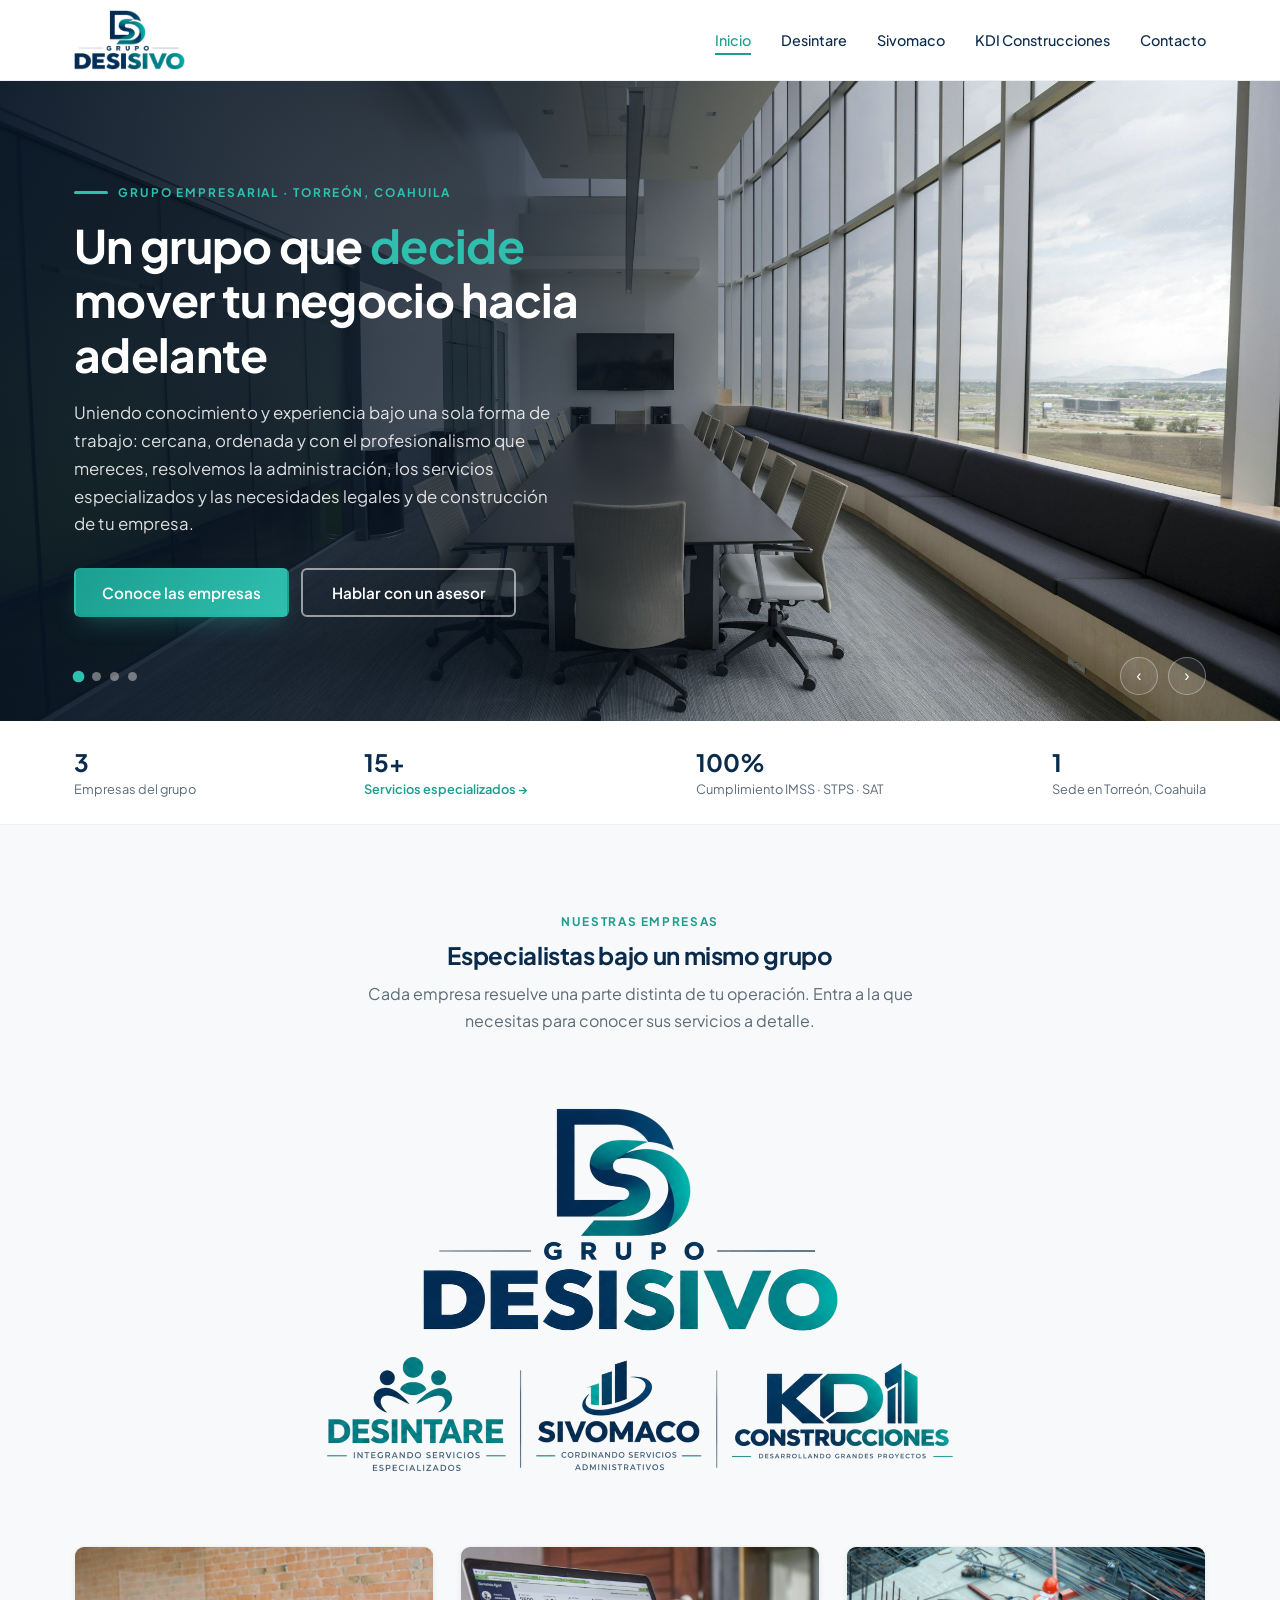
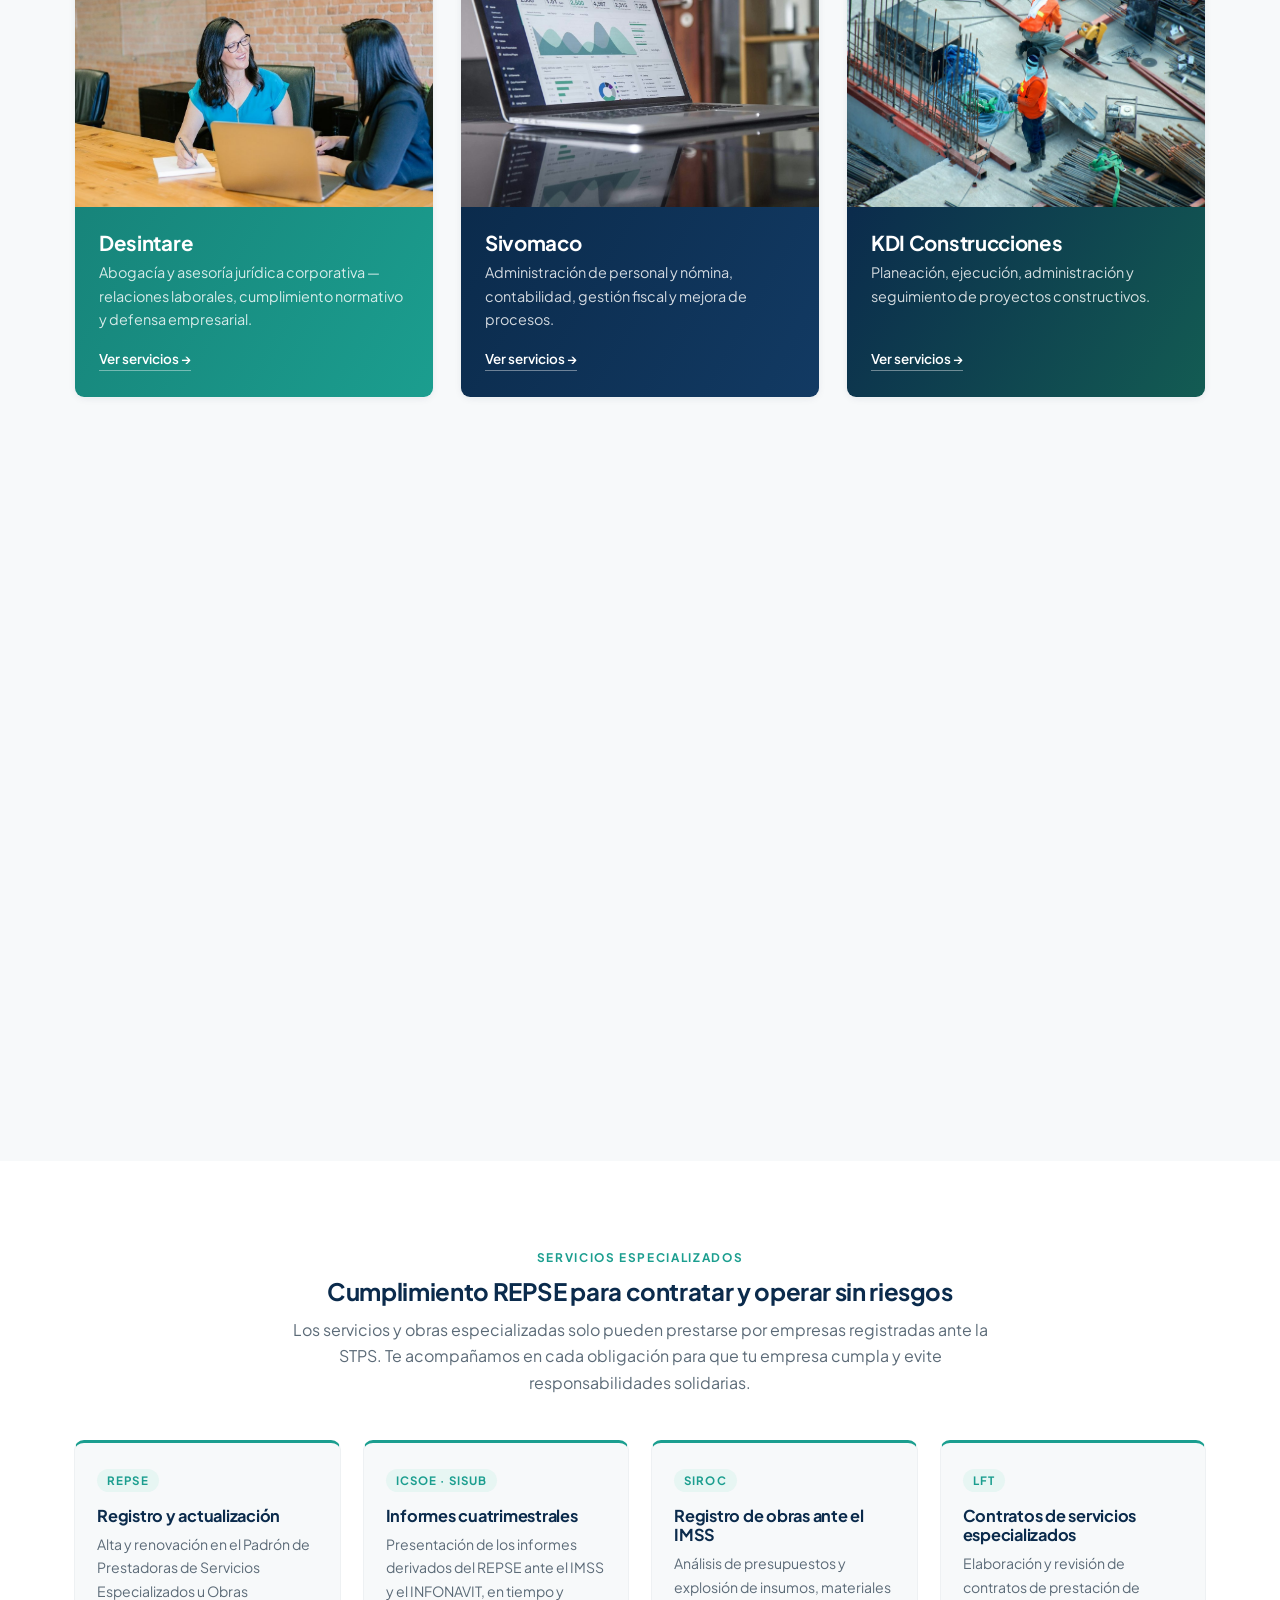
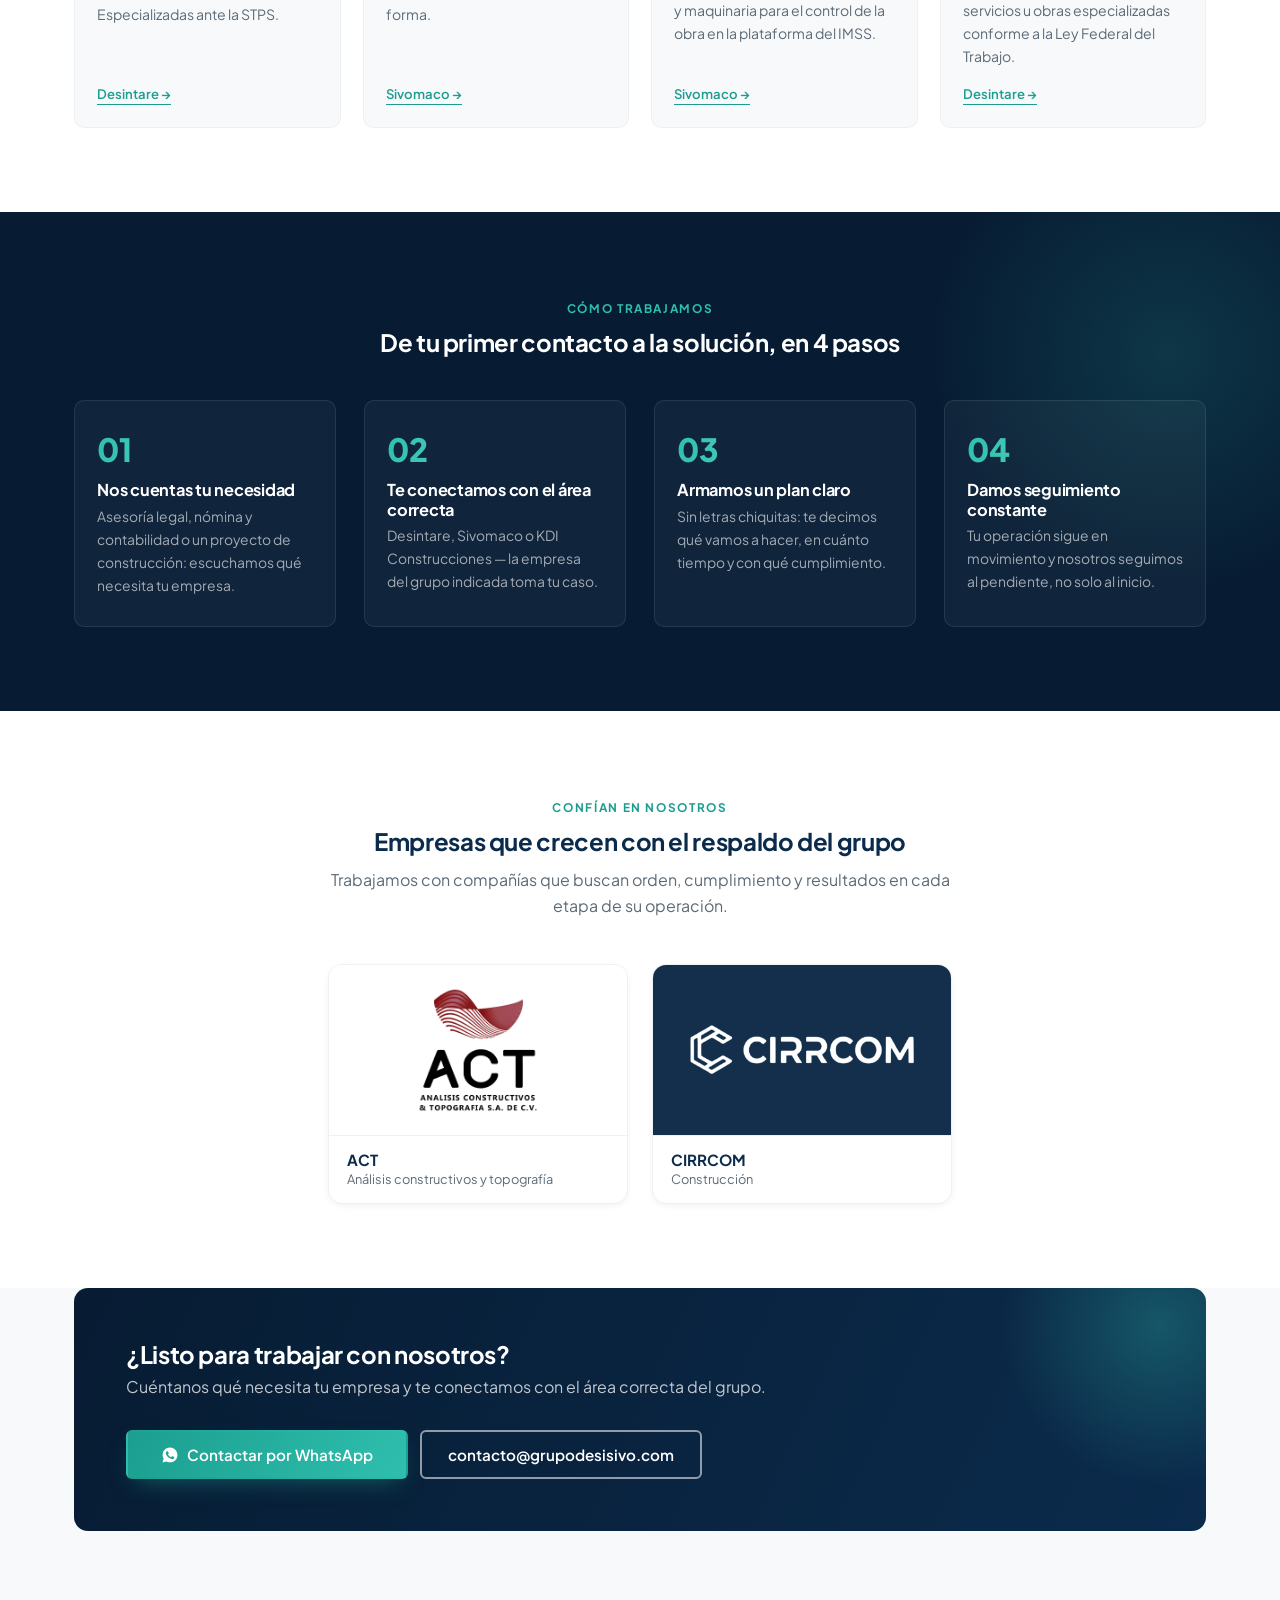
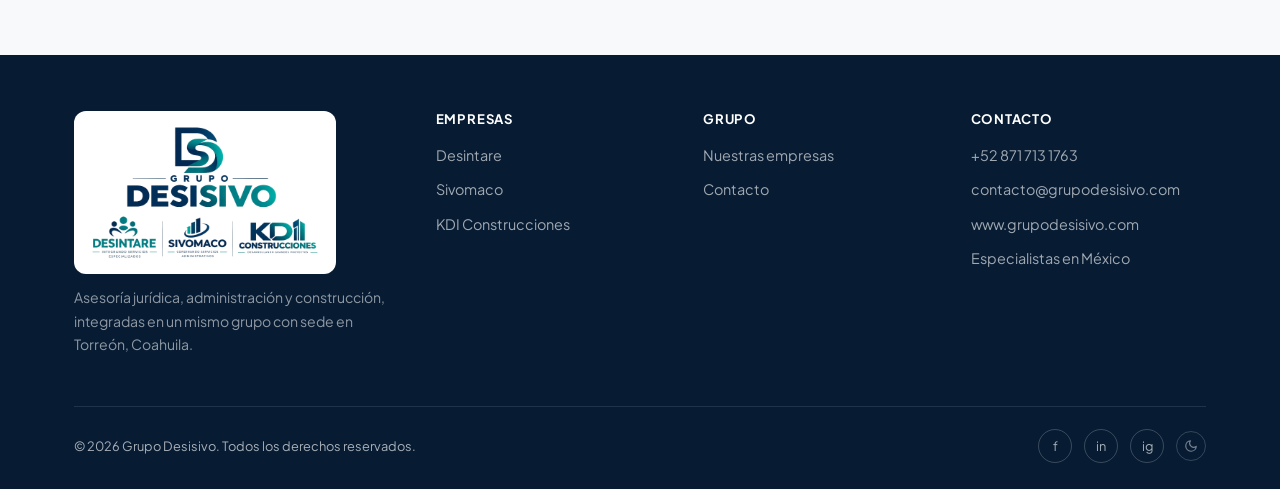
<file: index.html>
<!doctype html>
<html lang="es">
<head>
<meta charset="UTF-8">
<meta name="viewport" content="width=device-width, initial-scale=1.0, viewport-fit=cover">
<title>Grupo Desisivo | Jurídico, Administración y Construcción en Torreón</title>
<meta name="description" content="Grupo Desisivo integra a Desintare, Sivomaco y KDI Construcciones: asesoría jurídica corporativa, administración, nómina, contabilidad y desarrollo de proyectos en Torreón, Coahuila.">
<link rel="stylesheet" href="assets/css/style.css">
<script>(function(){try{if(localStorage.getItem('gd-theme')==='dark'){document.documentElement.setAttribute('data-theme','dark');}}catch(e){}})();</script>
</head>
<body>

<div class="scroll-progress"></div>

<header class="site-header">
  <div class="wrap header-inner">
    <a href="index.html" class="brand">
      <img src="assets/img/logo-desisivo.png" alt="Grupo Desisivo" class="brand-logo">
    </a>
    <nav class="main-nav">
      <a href="index.html" class="active">Inicio</a>
      <a href="desintare.html">Desintare</a>
      <a href="sivomaco.html">Sivomaco</a>
      <a href="kd1.html">KDI Construcciones</a>
      <a href="index.html#contacto">Contacto</a>
    </nav>
    <button class="menu-toggle" aria-label="Abrir menú">
      <span></span><span></span><span></span>
    </button>
  </div>
</header>

<section class="hero-carousel">

  <div class="hero-slide active">
    <img class="slide-bg" src="assets/img/hero-sala-juntas.jpg" alt="Sala de juntas corporativa con vista panorámica">
    <div class="wrap">
      <div class="hero-content">
        <div class="eyebrow-line"><span class="bar"></span><span>Grupo empresarial · Torreón, Coahuila</span></div>
        <h1>Un grupo que <strong>decide</strong> mover tu negocio hacia adelante</h1>
        <p class="lead">Uniendo conocimiento y experiencia bajo una sola forma de trabajo: cercana, ordenada y con el profesionalismo que mereces, resolvemos la administración, los servicios especializados y las necesidades legales y de construcción de tu empresa.</p>
        <div class="hero-actions">
          <a href="#empresas" class="btn btn-primary">Conoce las empresas</a>
          <a href="index.html#contacto" class="btn btn-outline">Hablar con un asesor</a>
        </div>
      </div>
    </div>
  </div>

  <div class="hero-slide">
    <img class="slide-bg" src="assets/img/desintare-juridico.jpg" alt="Asesoría jurídica corporativa Desintare">
    <div class="wrap">
      <div class="hero-content">
        <div class="eyebrow-line"><span class="bar"></span><span>Desintare</span></div>
        <h1>Soluciones legales para <strong>proteger</strong> tu operación</h1>
        <p class="lead">Abogacía y asesoría jurídica corporativa, relaciones laborales, cumplimiento normativo y defensa empresarial.</p>
        <div class="hero-actions">
          <a href="desintare.html" class="btn btn-primary">Ver servicios de Desintare</a>
        </div>
      </div>
    </div>
  </div>

  <div class="hero-slide">
    <img class="slide-bg" src="assets/img/sivomaco-admin-hero.jpg" alt="Gestión administrativa y contable Sivomaco">
    <div class="wrap">
      <div class="hero-content">
        <div class="eyebrow-line"><span class="bar"></span><span>Sivomaco</span></div>
        <h1>Control, eficiencia y <strong>cumplimiento</strong> para tu operación</h1>
        <p class="lead">Administración de personal y nómina, contabilidad, gestión fiscal y mejora de procesos para que tu empresa opere con información confiable.</p>
        <div class="hero-actions">
          <a href="sivomaco.html" class="btn btn-primary">Ver servicios de Sivomaco</a>
        </div>
      </div>
    </div>
  </div>

  <div class="hero-slide">
    <img class="slide-bg" src="assets/img/kd1-obra.jpg" alt="Construcción KDI">
    <div class="wrap">
      <div class="hero-content">
        <div class="eyebrow-line"><span class="bar"></span><span>KDI Construcciones</span></div>
        <h1>Grandes proyectos, <strong>de cimientos a entrega</strong></h1>
        <p class="lead">Servicios integrales de construcción: topografía, terracerías, obra civil, obra hidráulica, estructura metálica y obra eléctrica.</p>
        <div class="hero-actions">
          <a href="kd1.html" class="btn btn-primary">Ver KDI Construcciones</a>
        </div>
      </div>
    </div>
  </div>

  <div class="hero-controls">
    <div class="wrap">
      <div class="hero-dots">
        <button class="active" aria-label="Slide 1"></button>
        <button aria-label="Slide 2"></button>
        <button aria-label="Slide 3"></button>
        <button aria-label="Slide 4"></button>
      </div>
      <div class="hero-arrows">
        <button class="hero-prev" aria-label="Anterior">‹</button>
        <button class="hero-next" aria-label="Siguiente">›</button>
      </div>
    </div>
  </div>
</section>

<section class="trust-strip">
  <div class="wrap">
    <div class="stat"><b data-count="3">0</b><span>Empresas del grupo</span></div>
    <a class="stat stat-link" href="#servicios-especializados"><b data-count="15" data-suffix="+">0</b><span>Servicios especializados →</span></a>
    <div class="stat"><b data-count="100" data-suffix="%">0</b><span>Cumplimiento IMSS · STPS · SAT</span></div>
    <div class="stat"><b data-count="1">0</b><span>Sede en Torreón, Coahuila</span></div>
  </div>
</section>

<section class="section" id="empresas">
  <div class="wrap">
    <div class="section-head center reveal">
      <span class="eyebrow">Nuestras empresas</span>
      <h2>Especialistas bajo un mismo grupo</h2>
      <p>Cada empresa resuelve una parte distinta de tu operación. Entra a la que necesitas para conocer sus servicios a detalle.</p>
    </div>
    <div class="brand-composite reveal">
      <img src="assets/img/logo-desisivo-composite.png" alt="Grupo Desisivo — Desintare, Sivomaco y KDI Construcciones">
    </div>

    <div class="company-grid">

      <a class="company-card desintare reveal" href="desintare.html">
        <div class="card-photo">
          <img src="assets/img/card-desintare.jpg" alt="Abogacía y asesoría jurídica corporativa">
        </div>
        <div class="card-body">
          <h3>Desintare</h3>
          <p class="slogan">Abogacía y asesoría jurídica corporativa — relaciones laborales, cumplimiento normativo y defensa empresarial.</p>
          <span class="card-link">Ver servicios →</span>
        </div>
      </a>

      <a class="company-card sivomaco reveal reveal-delay-1" href="sivomaco.html">
        <div class="card-photo">
          <img src="assets/img/card-sivomaco.jpg" alt="Gestión administrativa, contable y de nómina">
        </div>
        <div class="card-body">
          <h3>Sivomaco</h3>
          <p class="slogan">Administración de personal y nómina, contabilidad, gestión fiscal y mejora de procesos.</p>
          <span class="card-link">Ver servicios →</span>
        </div>
      </a>

      <a class="company-card kd1 reveal reveal-delay-2" href="kd1.html">
        <div class="card-photo">
          <img src="assets/img/card-kdi.jpg" alt="Construcción y desarrollo de proyectos">
        </div>
        <div class="card-body">
          <h3>KDI Construcciones</h3>
          <p class="slogan">Planeación, ejecución, administración y seguimiento de proyectos constructivos.</p>
          <span class="card-link">Ver servicios →</span>
        </div>
      </a>

    </div>
  </div>
</section>

<section class="section" style="padding-top:0;">
  <div class="wrap split">
    <div class="reveal">
      <span class="eyebrow">¿Por qué Grupo Desisivo?</span>
      <h2>Integramos experiencia, impulsamos decisiones y hacemos crecer tu negocio.</h2>
      <p style="margin-bottom:28px;">Desde la administración de tu nómina hasta el desarrollo de tus proyectos de infraestructura, nuestras empresas trabajan con un mismo compromiso: excelencia en el servicio, cumplimiento normativo y resultados que generan confianza.</p>
      <ul class="feature-list">
        <li><span class="dot">1</span><div><b>Abogacía y asesoría jurídica</b><span>Desintare acompaña tus decisiones legales, laborales y corporativas con estrategias que previenen riesgos.</span></div></li>
        <li><span class="dot">2</span><div><b>Nómina, contabilidad y gestión fiscal</b><span>Sivomaco administra tu personal, tus números y tu cumplimiento ante IMSS, SAT e INFONAVIT.</span></div></li>
        <li><span class="dot">3</span><div><b>Construcción y desarrollo de proyectos</b><span>KDI Construcciones ejecuta tus proyectos de infraestructura con precisión técnica, de la topografía a la obra eléctrica.</span></div></li>
      </ul>
    </div>
    <div class="media-card reveal reveal-delay-1">
      <img src="assets/img/porque-grupo.jpg" alt="Equipo de Grupo Desisivo trabajando">
    </div>
  </div>
</section>

<section class="section specialized" id="servicios-especializados">
  <div class="wrap">
    <div class="section-head center reveal" style="max-width:700px;">
      <span class="eyebrow">Servicios especializados</span>
      <h2>Cumplimiento REPSE para contratar y operar sin riesgos</h2>
      <p>Los servicios y obras especializadas solo pueden prestarse por empresas registradas ante la STPS. Te acompañamos en cada obligación para que tu empresa cumpla y evite responsabilidades solidarias.</p>
    </div>
    <div class="specialized-grid">
      <article class="spec-card reveal">
        <span class="spec-code">REPSE</span>
        <h3>Registro y actualización</h3>
        <p>Alta y renovación en el Padrón de Prestadoras de Servicios Especializados u Obras Especializadas ante la STPS.</p>
        <a class="spec-owner" href="desintare.html">Desintare →</a>
      </article>
      <article class="spec-card reveal reveal-delay-1">
        <span class="spec-code">ICSOE · SISUB</span>
        <h3>Informes cuatrimestrales</h3>
        <p>Presentación de los informes derivados del REPSE ante el IMSS y el INFONAVIT, en tiempo y forma.</p>
        <a class="spec-owner" href="sivomaco.html">Sivomaco →</a>
      </article>
      <article class="spec-card reveal reveal-delay-2">
        <span class="spec-code">SIROC</span>
        <h3>Registro de obras ante el IMSS</h3>
        <p>Análisis de presupuestos y explosión de insumos, materiales y maquinaria para el control de la obra en la plataforma del IMSS.</p>
        <a class="spec-owner" href="sivomaco.html">Sivomaco →</a>
      </article>
      <article class="spec-card reveal reveal-delay-3">
        <span class="spec-code">LFT</span>
        <h3>Contratos de servicios especializados</h3>
        <p>Elaboración y revisión de contratos de prestación de servicios u obras especializadas conforme a la Ley Federal del Trabajo.</p>
        <a class="spec-owner" href="desintare.html">Desintare →</a>
      </article>
    </div>
  </div>
</section>

<section class="section process-band">
  <div class="wrap">
    <div class="section-head center reveal" style="max-width:640px;">
      <span class="eyebrow" style="color:var(--teal-light);">Cómo trabajamos</span>
      <h2 style="color:#fff;">De tu primer contacto a la solución, en 4 pasos</h2>
    </div>
    <div class="process-grid">
      <div class="process-step reveal">
        <div class="step-num">01</div>
        <h4>Nos cuentas tu necesidad</h4>
        <p>Asesoría legal, nómina y contabilidad o un proyecto de construcción: escuchamos qué necesita tu empresa.</p>
      </div>
      <div class="process-step reveal reveal-delay-1">
        <div class="step-num">02</div>
        <h4>Te conectamos con el área correcta</h4>
        <p>Desintare, Sivomaco o KDI Construcciones — la empresa del grupo indicada toma tu caso.</p>
      </div>
      <div class="process-step reveal reveal-delay-2">
        <div class="step-num">03</div>
        <h4>Armamos un plan claro</h4>
        <p>Sin letras chiquitas: te decimos qué vamos a hacer, en cuánto tiempo y con qué cumplimiento.</p>
      </div>
      <div class="process-step reveal reveal-delay-3">
        <div class="step-num">04</div>
        <h4>Damos seguimiento constante</h4>
        <p>Tu operación sigue en movimiento y nosotros seguimos al pendiente, no solo al inicio.</p>
      </div>
    </div>
  </div>
</section>

<section class="section clients-band" id="clientes">
  <div class="wrap">
    <div class="section-head center reveal" style="max-width:640px;">
      <span class="eyebrow">Confían en nosotros</span>
      <h2>Empresas que crecen con el respaldo del grupo</h2>
      <p>Trabajamos con compañías que buscan orden, cumplimiento y resultados en cada etapa de su operación.</p>
    </div>
    <!-- Cada logo conserva su fondo original (.client-tile.on-light / .on-navy) para no alterar sus colores en ningún tema -->
    <div class="client-row">
      <figure class="client-tile on-light reveal">
        <div class="client-tile-logo"><img src="assets/img/clientes/act.png" alt="ACT Análisis Constructivos & Topografía S.A. de C.V." loading="lazy"></div>
        <figcaption><b>ACT</b><span>Análisis constructivos y topografía</span></figcaption>
      </figure>
      <figure class="client-tile on-navy reveal reveal-delay-1">
        <div class="client-tile-logo"><img src="assets/img/clientes/cirrcom.png" alt="CIRRCOM" loading="lazy"></div>
        <figcaption><b>CIRRCOM</b><span>Construcción</span></figcaption>
      </figure>
    </div>
  </div>
</section>

<section class="section" id="contacto" style="padding-top:0;">
  <div class="wrap">
    <div class="cta-band reveal">
      <div>
        <h2>¿Listo para trabajar con nosotros?</h2>
        <p>Cuéntanos qué necesita tu empresa y te conectamos con el área correcta del grupo.</p>
      </div>
      <div class="actions">
        <a href="https://wa.me/528712306741" target="_blank" rel="noopener" class="btn btn-primary btn-wa"><svg class="btn-icon" viewBox="0 0 24 24" fill="currentColor" aria-hidden="true"><path d="M12.04 2C6.58 2 2.13 6.44 2.13 11.9c0 1.75.46 3.45 1.32 4.95L2 22l5.26-1.38c1.45.79 3.08 1.21 4.75 1.21h.01c5.46 0 9.9-4.44 9.9-9.9 0-2.64-1.03-5.13-2.9-7A9.82 9.82 0 0 0 12.04 2Zm5.8 14.14c-.24.68-1.4 1.32-1.93 1.4-.5.08-1.11.11-1.79-.11-.41-.13-.94-.3-1.62-.6-2.85-1.23-4.71-4.1-4.85-4.29-.14-.19-1.16-1.54-1.16-2.94s.73-2.09.99-2.38c.26-.28.56-.35.75-.35h.53c.17 0 .4-.06.62.48.24.58.81 2 .88 2.14.07.14.12.31.02.5-.09.19-.14.31-.28.48-.14.16-.29.36-.42.49-.14.14-.28.28-.12.56.16.28.71 1.17 1.53 1.9 1.05.93 1.93 1.22 2.21 1.36.28.14.44.12.6-.07.16-.19.68-.79.86-1.06.18-.27.36-.22.6-.13.24.09 1.55.73 1.82.87.27.14.44.2.51.32.07.13.07.71-.17 1.39Z"/></svg>Contactar por WhatsApp</a>
        <a href="mailto:contacto@grupodesisivo.com" class="btn btn-outline">contacto@grupodesisivo.com</a>
      </div>
    </div>
  </div>
</section>

<footer class="site-footer">
  <div class="wrap">
    <div class="footer-grid">
      <div class="footer-brand">
        <img src="assets/img/logo-desisivo-composite.png" alt="Grupo Desisivo — Desintare, Sivomaco y KDI Construcciones" class="footer-logo" loading="lazy">
        <p style="margin-top:12px; color:rgba(255,255,255,.55); font-size:.88rem;">Asesoría jurídica, administración y construcción, integradas en un mismo grupo con sede en Torreón, Coahuila.</p>
      </div>
      <div>
        <h4>Empresas</h4>
        <ul>
          <li><a href="desintare.html">Desintare</a></li>
          <li><a href="sivomaco.html">Sivomaco</a></li>
          <li><a href="kd1.html">KDI Construcciones</a></li>
        </ul>
      </div>
      <div>
        <h4>Grupo</h4>
        <ul>
          <li><a href="index.html#empresas">Nuestras empresas</a></li>
          <li><a href="index.html#contacto">Contacto</a></li>
        </ul>
      </div>
      <div>
        <h4>Contacto</h4>
        <ul>
          <li><a href="tel:+528717131763">+52 871 713 1763</a></li>
          <li><a href="mailto:contacto@grupodesisivo.com">contacto@grupodesisivo.com</a></li>
          <li><a href="https://www.grupodesisivo.com" target="_blank" rel="noopener">www.grupodesisivo.com</a></li>
          <li>Especialistas en México</li>
        </ul>
      </div>
    </div>
    <div class="footer-bottom">
      <span>© 2026 Grupo Desisivo. Todos los derechos reservados.</span>
      <div class="socials">
        <a href="#" aria-label="Facebook">f</a>
        <a href="#" aria-label="LinkedIn">in</a>
        <a href="#" aria-label="Instagram">ig</a>
      </div>
      <button class="theme-toggle" aria-label="Cambiar entre fondo claro y oscuro" title="Cambiar tema">
        <svg class="icon-moon" viewBox="0 0 24 24" fill="none" stroke="currentColor" stroke-width="2" stroke-linecap="round" stroke-linejoin="round"><path d="M21 12.79A9 9 0 1 1 11.21 3 7 7 0 0 0 21 12.79z"/></svg>
        <svg class="icon-sun" viewBox="0 0 24 24" fill="none" stroke="currentColor" stroke-width="2" stroke-linecap="round" stroke-linejoin="round"><circle cx="12" cy="12" r="4"/><path d="M12 2v2M12 20v2M4.93 4.93l1.41 1.41M17.66 17.66l1.41 1.41M2 12h2M20 12h2M6.34 17.66l-1.41 1.41M19.07 4.93l-1.41 1.41"/></svg>
      </button>
    </div>
  </div>
</footer>

<div class="theme-toast"></div>

<script src="assets/js/main.js"></script>
</body>
</html>
</file>
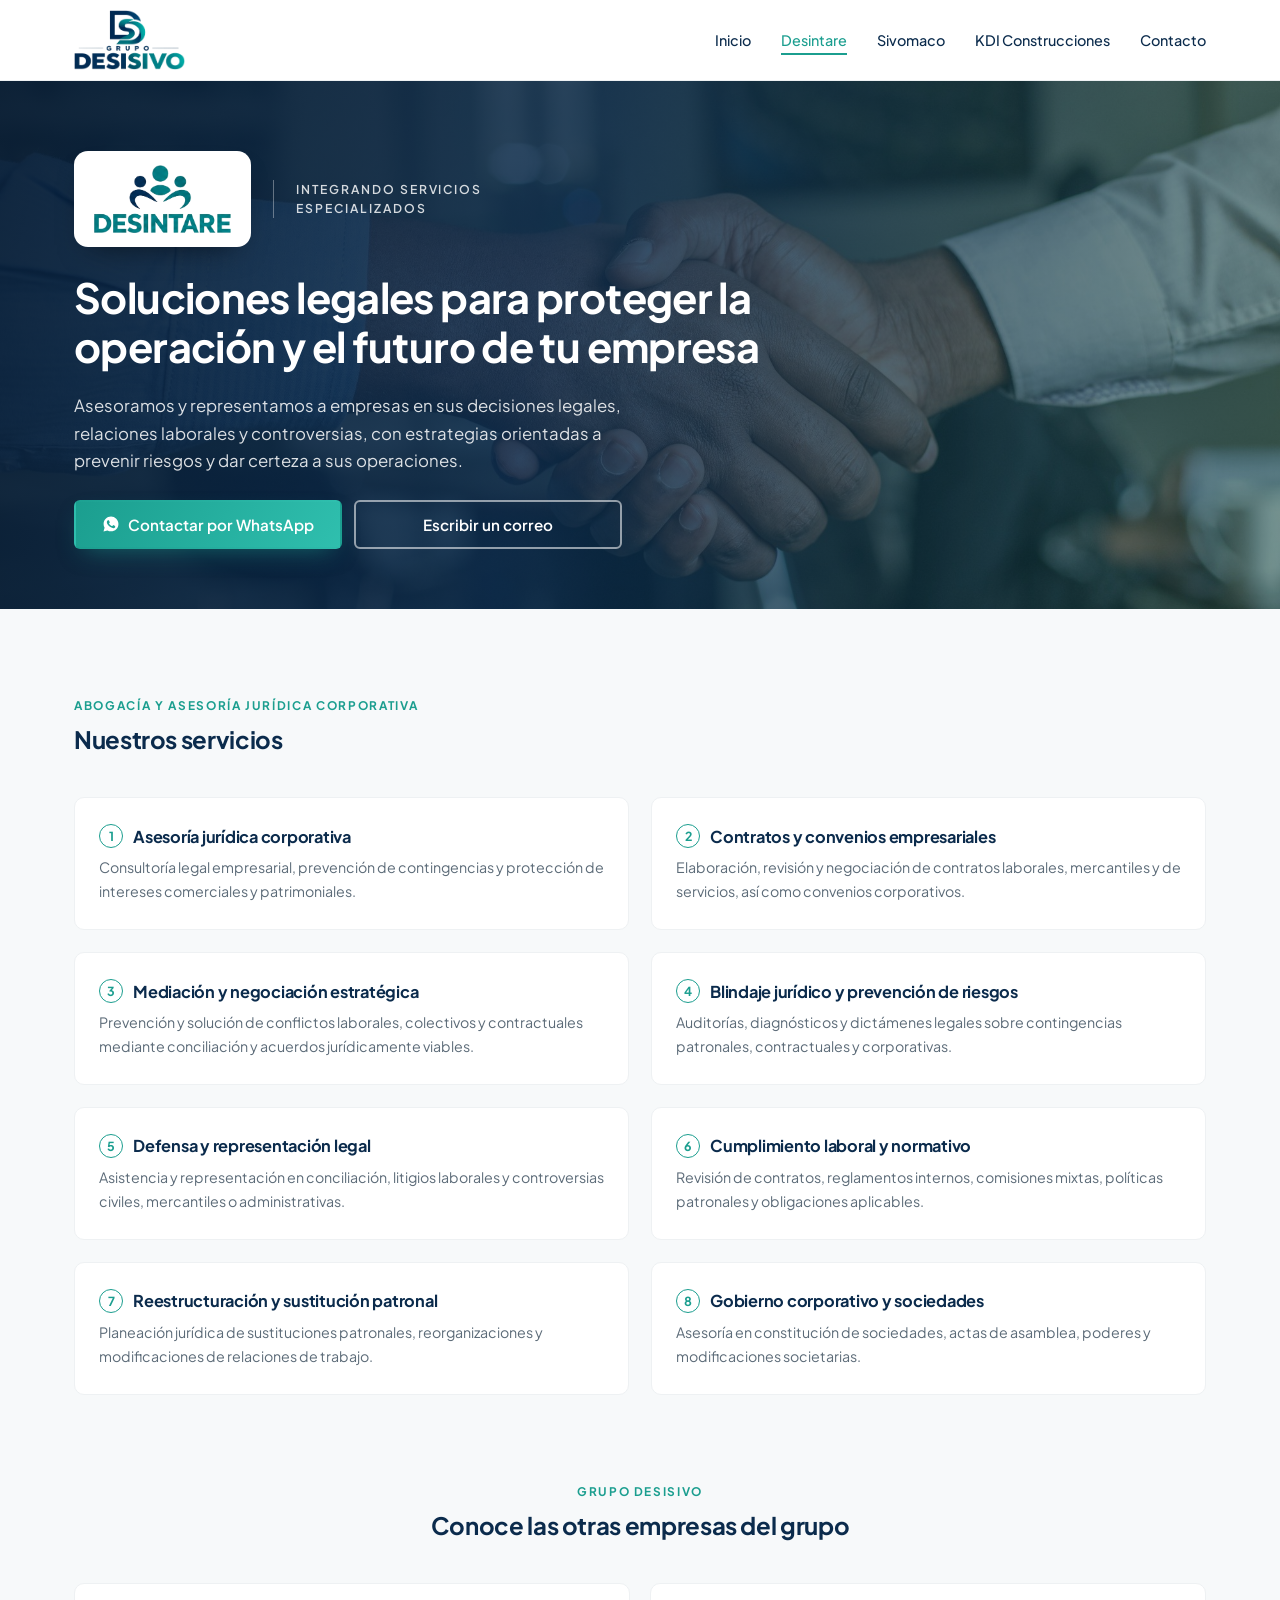
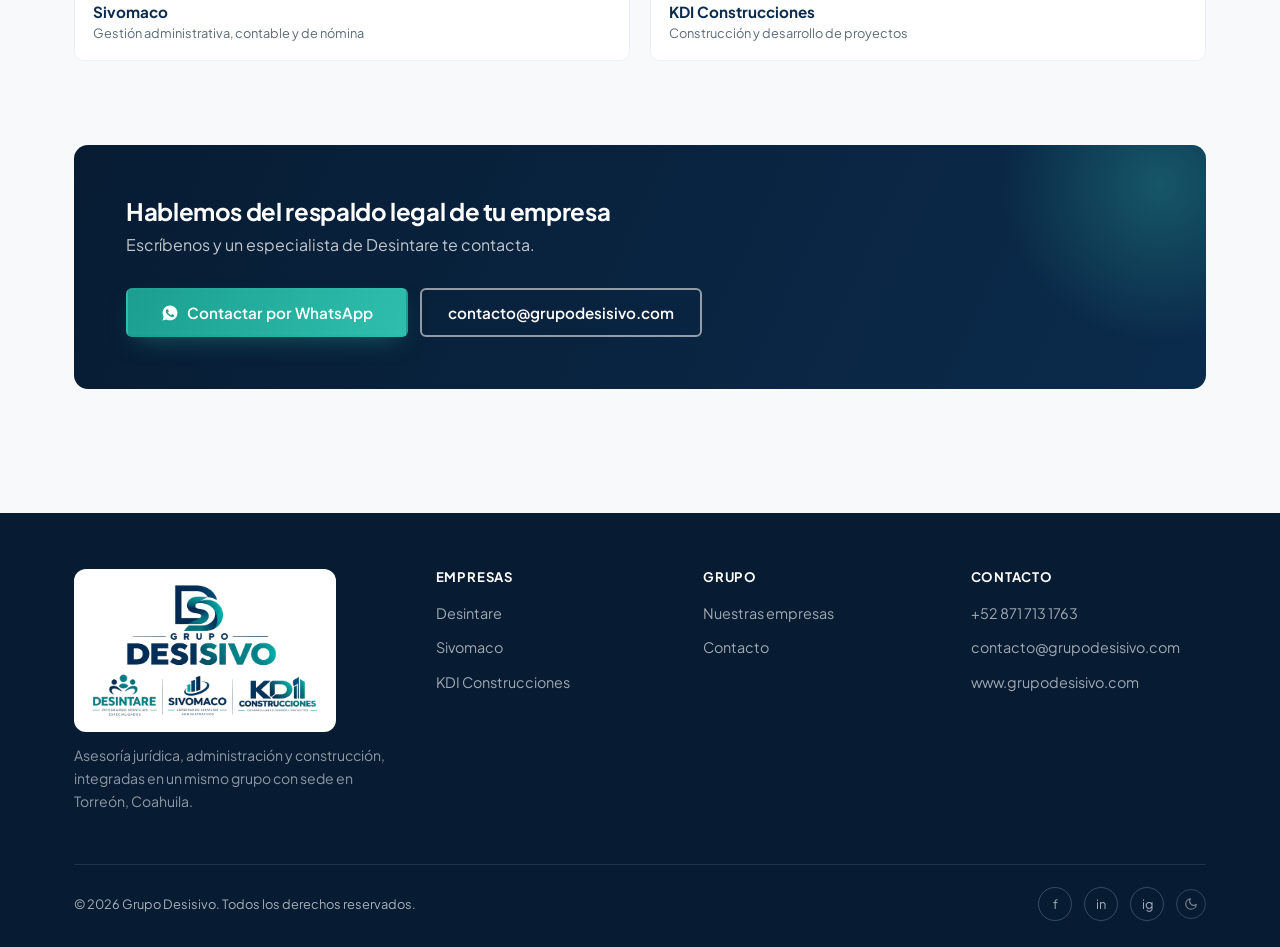
<file: desintare.html>
<!doctype html>
<html lang="es">
<head>
<meta charset="UTF-8">
<meta name="viewport" content="width=device-width, initial-scale=1.0, viewport-fit=cover">
<title>Desintare | Abogacía y Asesoría Jurídica Corporativa — Grupo Desisivo</title>
<meta name="description" content="Desintare, empresa de Grupo Desisivo: asesoría jurídica corporativa, relaciones laborales, cumplimiento normativo y defensa empresarial.">
<link rel="stylesheet" href="assets/css/style.css">
<script>(function(){try{if(localStorage.getItem('gd-theme')==='dark'){document.documentElement.setAttribute('data-theme','dark');}}catch(e){}})();</script>
</head>
<body>

<div class="scroll-progress"></div>

<header class="site-header">
  <div class="wrap header-inner">
    <a href="index.html" class="brand">
      <img src="assets/img/logo-desisivo.png" alt="Grupo Desisivo" class="brand-logo">
    </a>
    <nav class="main-nav">
      <a href="index.html">Inicio</a>
      <a href="desintare.html" class="active">Desintare</a>
      <a href="sivomaco.html">Sivomaco</a>
      <a href="kd1.html">KDI Construcciones</a>
      <a href="index.html#contacto">Contacto</a>
    </nav>
    <button class="menu-toggle" aria-label="Abrir menú"><span></span><span></span><span></span></button>
  </div>
</header>

<section class="company-hero" style="background: linear-gradient(100deg, rgba(7,28,51,.94) 0%, rgba(11,43,76,.86) 42%, rgba(19,66,56,.55) 100%), url('assets/img/desintare-juridico.jpg') center/cover;">
  <div class="wrap">
    <div class="company-logo-box">
      <img src="assets/img/logo-desintare.png" alt="Desintare" class="company-logo">
      <span class="company-slogan">Integrando servicios especializados</span>
    </div>
    <h1>Soluciones legales para proteger la operación y el futuro de tu empresa</h1>
    <p class="tag">Asesoramos y representamos a empresas en sus decisiones legales, relaciones laborales y controversias, con estrategias orientadas a prevenir riesgos y dar certeza a sus operaciones.</p>
    <div class="hero-actions">
      <a href="https://wa.me/528712306741" target="_blank" rel="noopener" class="btn btn-primary btn-wa"><svg class="btn-icon" viewBox="0 0 24 24" fill="currentColor" aria-hidden="true"><path d="M12.04 2C6.58 2 2.13 6.44 2.13 11.9c0 1.75.46 3.45 1.32 4.95L2 22l5.26-1.38c1.45.79 3.08 1.21 4.75 1.21h.01c5.46 0 9.9-4.44 9.9-9.9 0-2.64-1.03-5.13-2.9-7A9.82 9.82 0 0 0 12.04 2Zm5.8 14.14c-.24.68-1.4 1.32-1.93 1.4-.5.08-1.11.11-1.79-.11-.41-.13-.94-.3-1.62-.6-2.85-1.23-4.71-4.1-4.85-4.29-.14-.19-1.16-1.54-1.16-2.94s.73-2.09.99-2.38c.26-.28.56-.35.75-.35h.53c.17 0 .4-.06.62.48.24.58.81 2 .88 2.14.07.14.12.31.02.5-.09.19-.14.31-.28.48-.14.16-.29.36-.42.49-.14.14-.28.28-.12.56.16.28.71 1.17 1.53 1.9 1.05.93 1.93 1.22 2.21 1.36.28.14.44.12.6-.07.16-.19.68-.79.86-1.06.18-.27.36-.22.6-.13.24.09 1.55.73 1.82.87.27.14.44.2.51.32.07.13.07.71-.17 1.39Z"/></svg>Contactar por WhatsApp</a>
      <a href="mailto:contacto@grupodesisivo.com" class="btn btn-outline">Escribir un correo</a>
    </div>
  </div>
</section>

<section class="section">
  <div class="wrap">
    <div class="section-head reveal">
      <span class="eyebrow">Abogacía y asesoría jurídica corporativa</span>
      <h2>Nuestros servicios</h2>
    </div>
    <div class="service-grid reveal">
      <div class="service-card"><h3><span class="num">1</span>Asesoría jurídica corporativa</h3><p>Consultoría legal empresarial, prevención de contingencias y protección de intereses comerciales y patrimoniales.</p></div>
      <div class="service-card"><h3><span class="num">2</span>Contratos y convenios empresariales</h3><p>Elaboración, revisión y negociación de contratos laborales, mercantiles y de servicios, así como convenios corporativos.</p></div>
      <div class="service-card"><h3><span class="num">3</span>Mediación y negociación estratégica</h3><p>Prevención y solución de conflictos laborales, colectivos y contractuales mediante conciliación y acuerdos jurídicamente viables.</p></div>
      <div class="service-card"><h3><span class="num">4</span>Blindaje jurídico y prevención de riesgos</h3><p>Auditorías, diagnósticos y dictámenes legales sobre contingencias patronales, contractuales y corporativas.</p></div>
      <div class="service-card"><h3><span class="num">5</span>Defensa y representación legal</h3><p>Asistencia y representación en conciliación, litigios laborales y controversias civiles, mercantiles o administrativas.</p></div>
      <div class="service-card"><h3><span class="num">6</span>Cumplimiento laboral y normativo</h3><p>Revisión de contratos, reglamentos internos, comisiones mixtas, políticas patronales y obligaciones aplicables.</p></div>
      <div class="service-card"><h3><span class="num">7</span>Reestructuración y sustitución patronal</h3><p>Planeación jurídica de sustituciones patronales, reorganizaciones y modificaciones de relaciones de trabajo.</p></div>
      <div class="service-card"><h3><span class="num">8</span>Gobierno corporativo y sociedades</h3><p>Asesoría en constitución de sociedades, actas de asamblea, poderes y modificaciones societarias.</p></div>
    </div>
  </div>
</section>

<section class="section" style="padding-top:0;">
  <div class="wrap">
    <div class="section-head center reveal">
      <span class="eyebrow">Grupo Desisivo</span>
      <h2>Conoce las otras empresas del grupo</h2>
    </div>
    <div class="other-companies reveal">
      <a class="mini-card" href="sivomaco.html">
        <div><b>Sivomaco</b><span>Gestión administrativa, contable y de nómina</span></div>
      </a>
      <a class="mini-card" href="kd1.html">
        <div><b>KDI Construcciones</b><span>Construcción y desarrollo de proyectos</span></div>
      </a>
    </div>
  </div>
</section>

<section class="section" id="contacto" style="padding-top:0;">
  <div class="wrap">
    <div class="cta-band reveal">
      <div>
        <h2>Hablemos del respaldo legal de tu empresa</h2>
        <p>Escríbenos y un especialista de Desintare te contacta.</p>
      </div>
      <div class="actions">
        <a href="https://wa.me/528712306741" target="_blank" rel="noopener" class="btn btn-primary btn-wa"><svg class="btn-icon" viewBox="0 0 24 24" fill="currentColor" aria-hidden="true"><path d="M12.04 2C6.58 2 2.13 6.44 2.13 11.9c0 1.75.46 3.45 1.32 4.95L2 22l5.26-1.38c1.45.79 3.08 1.21 4.75 1.21h.01c5.46 0 9.9-4.44 9.9-9.9 0-2.64-1.03-5.13-2.9-7A9.82 9.82 0 0 0 12.04 2Zm5.8 14.14c-.24.68-1.4 1.32-1.93 1.4-.5.08-1.11.11-1.79-.11-.41-.13-.94-.3-1.62-.6-2.85-1.23-4.71-4.1-4.85-4.29-.14-.19-1.16-1.54-1.16-2.94s.73-2.09.99-2.38c.26-.28.56-.35.75-.35h.53c.17 0 .4-.06.62.48.24.58.81 2 .88 2.14.07.14.12.31.02.5-.09.19-.14.31-.28.48-.14.16-.29.36-.42.49-.14.14-.28.28-.12.56.16.28.71 1.17 1.53 1.9 1.05.93 1.93 1.22 2.21 1.36.28.14.44.12.6-.07.16-.19.68-.79.86-1.06.18-.27.36-.22.6-.13.24.09 1.55.73 1.82.87.27.14.44.2.51.32.07.13.07.71-.17 1.39Z"/></svg>Contactar por WhatsApp</a>
        <a href="mailto:contacto@grupodesisivo.com" class="btn btn-outline">contacto@grupodesisivo.com</a>
      </div>
    </div>
  </div>
</section>

<footer class="site-footer">
  <div class="wrap">
    <div class="footer-grid">
      <div class="footer-brand">
        <img src="assets/img/logo-desisivo-composite.png" alt="Grupo Desisivo — Desintare, Sivomaco y KDI Construcciones" class="footer-logo" loading="lazy">
        <p style="margin-top:12px; color:rgba(255,255,255,.55); font-size:.88rem;">Asesoría jurídica, administración y construcción, integradas en un mismo grupo con sede en Torreón, Coahuila.</p>
      </div>
      <div><h4>Empresas</h4><ul><li><a href="desintare.html">Desintare</a></li><li><a href="sivomaco.html">Sivomaco</a></li><li><a href="kd1.html">KDI Construcciones</a></li></ul></div>
      <div><h4>Grupo</h4><ul><li><a href="index.html#empresas">Nuestras empresas</a></li><li><a href="index.html#contacto">Contacto</a></li></ul></div>
      <div><h4>Contacto</h4><ul><li><a href="tel:+528717131763">+52 871 713 1763</a></li><li><a href="mailto:contacto@grupodesisivo.com">contacto@grupodesisivo.com</a></li><li><a href="https://www.grupodesisivo.com" target="_blank" rel="noopener">www.grupodesisivo.com</a></li></ul></div>
    </div>
    <div class="footer-bottom">
      <span>© 2026 Grupo Desisivo. Todos los derechos reservados.</span>
      <div class="socials"><a href="#">f</a><a href="#">in</a><a href="#">ig</a></div>
      <button class="theme-toggle" aria-label="Cambiar entre fondo claro y oscuro" title="Cambiar tema">
        <svg class="icon-moon" viewBox="0 0 24 24" fill="none" stroke="currentColor" stroke-width="2" stroke-linecap="round" stroke-linejoin="round"><path d="M21 12.79A9 9 0 1 1 11.21 3 7 7 0 0 0 21 12.79z"/></svg>
        <svg class="icon-sun" viewBox="0 0 24 24" fill="none" stroke="currentColor" stroke-width="2" stroke-linecap="round" stroke-linejoin="round"><circle cx="12" cy="12" r="4"/><path d="M12 2v2M12 20v2M4.93 4.93l1.41 1.41M17.66 17.66l1.41 1.41M2 12h2M20 12h2M6.34 17.66l-1.41 1.41M19.07 4.93l-1.41 1.41"/></svg>
      </button>
    </div>
  </div>
</footer>

<div class="theme-toast"></div>

<script src="assets/js/main.js"></script>
</body>
</html>
</file>
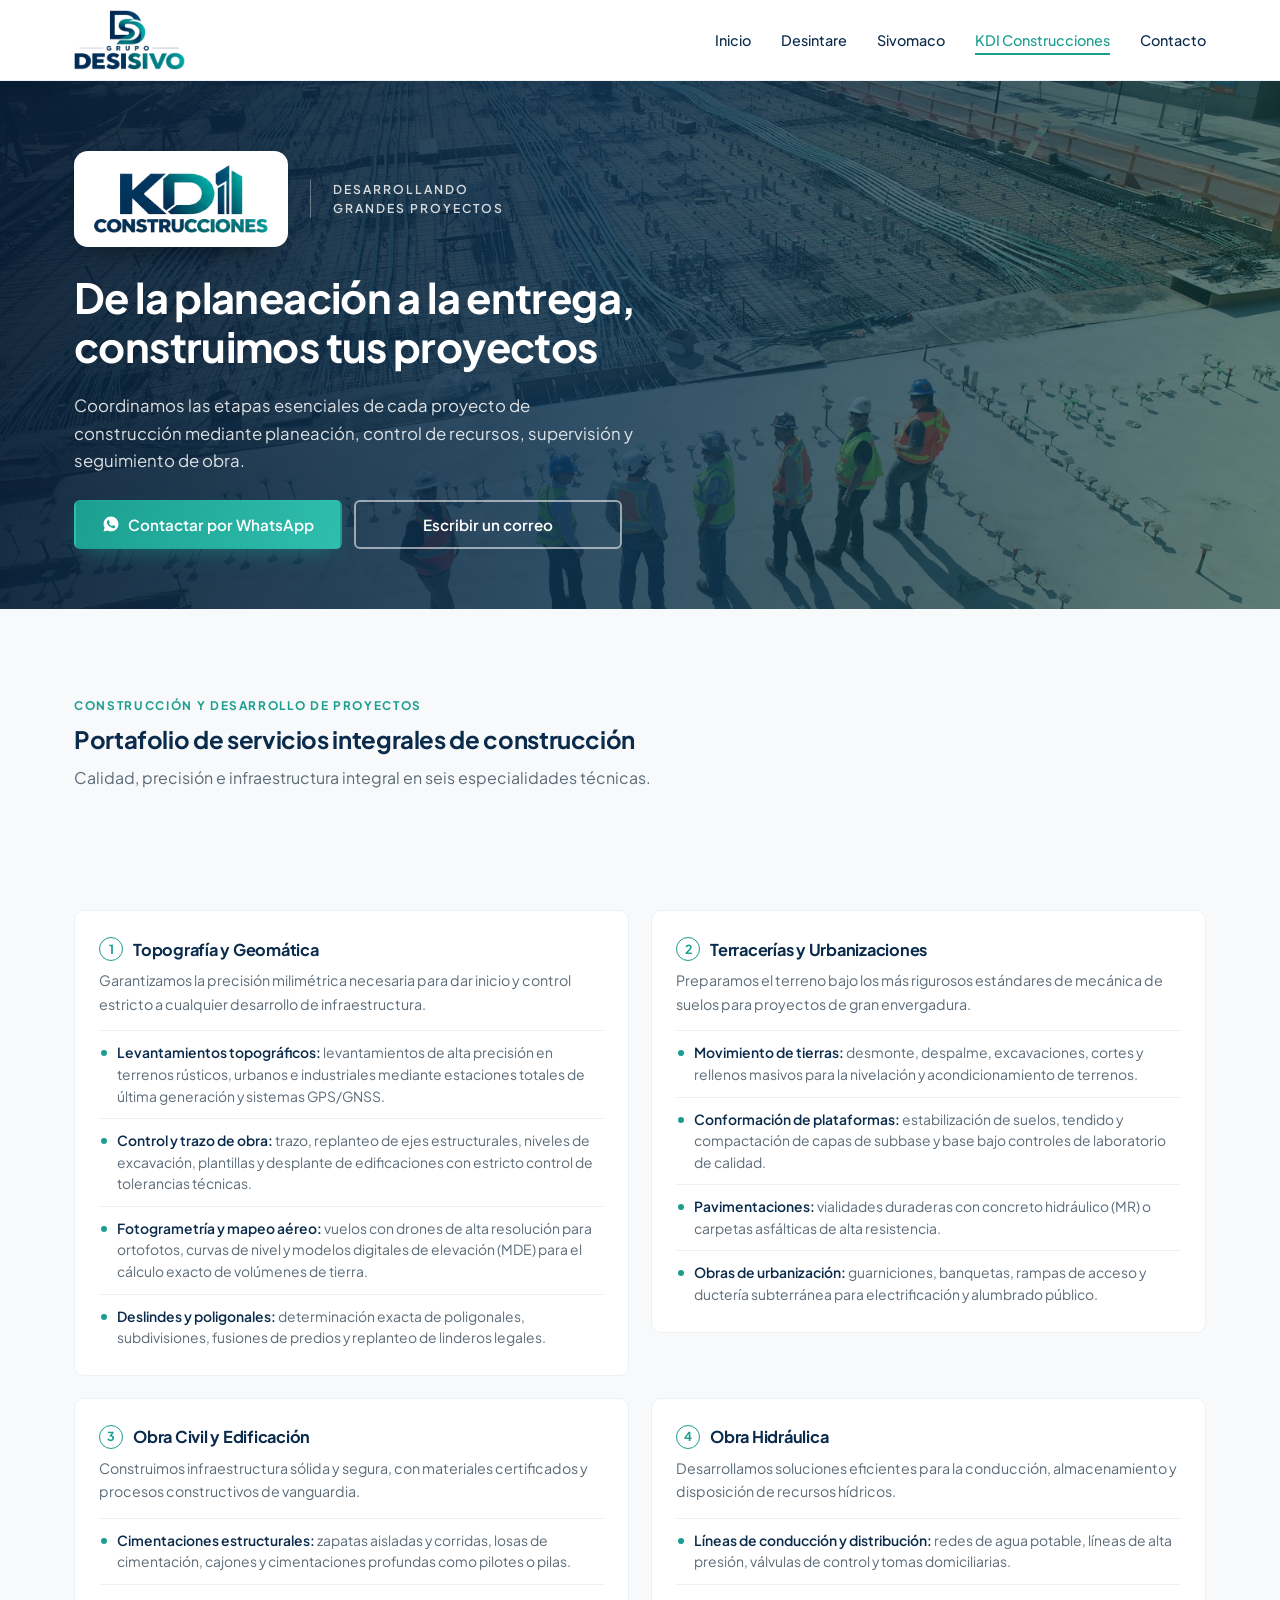
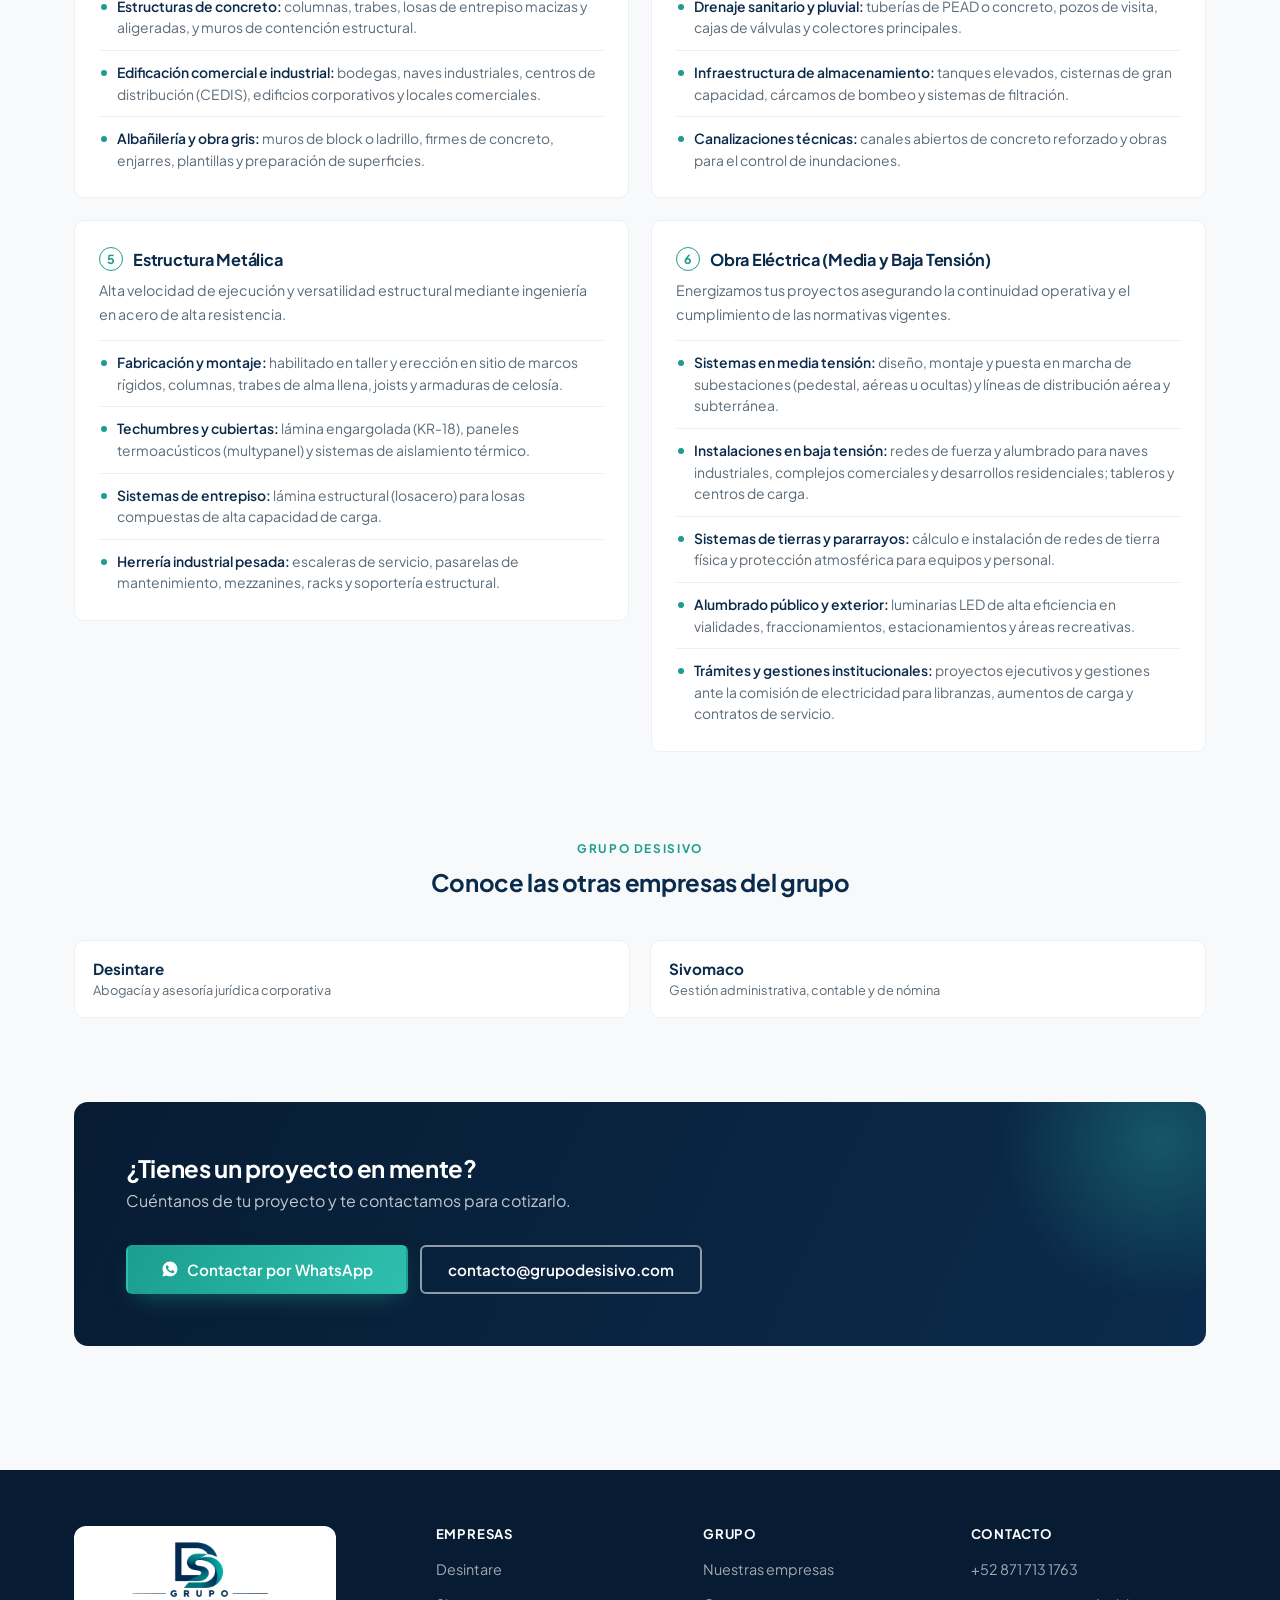
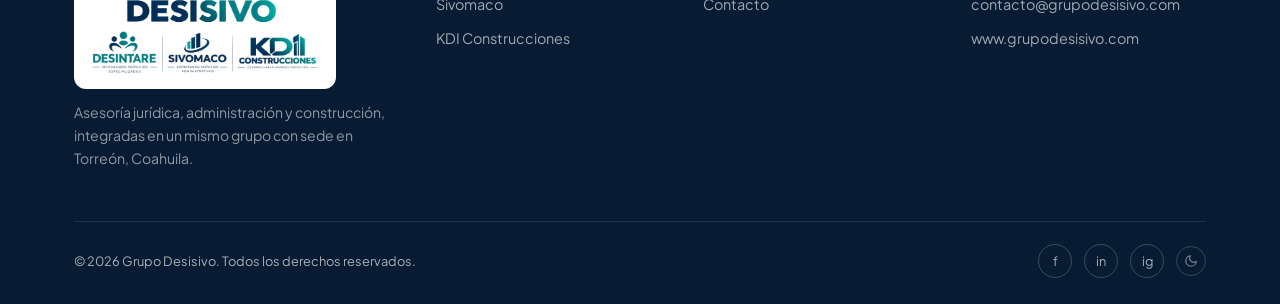
<file: kd1.html>
<!doctype html>
<html lang="es">
<head>
<meta charset="UTF-8">
<meta name="viewport" content="width=device-width, initial-scale=1.0, viewport-fit=cover">
<title>KDI Construcciones | Servicios Integrales de Construcción — Grupo Desisivo</title>
<meta name="description" content="KDI Construcciones, empresa de Grupo Desisivo: topografía, terracerías, obra civil, obra hidráulica, estructura metálica y obra eléctrica en Torreón, Coahuila.">
<link rel="stylesheet" href="assets/css/style.css">
<script>(function(){try{if(localStorage.getItem('gd-theme')==='dark'){document.documentElement.setAttribute('data-theme','dark');}}catch(e){}})();</script>
</head>
<body>

<div class="scroll-progress"></div>

<header class="site-header">
  <div class="wrap header-inner">
    <a href="index.html" class="brand">
      <img src="assets/img/logo-desisivo.png" alt="Grupo Desisivo" class="brand-logo">
    </a>
    <nav class="main-nav">
      <a href="index.html">Inicio</a>
      <a href="desintare.html">Desintare</a>
      <a href="sivomaco.html">Sivomaco</a>
      <a href="kd1.html" class="active">KDI Construcciones</a>
      <a href="index.html#contacto">Contacto</a>
    </nav>
    <button class="menu-toggle" aria-label="Abrir menú"><span></span><span></span><span></span></button>
  </div>
</header>

<section class="company-hero" style="background: linear-gradient(100deg, rgba(7,28,51,.93) 0%, rgba(13,51,80,.85) 45%, rgba(19,66,56,.55) 100%), url('assets/img/kd1-obra.jpg') center/cover;">
  <div class="wrap">
    <div class="company-logo-box">
      <img src="assets/img/logo-kd1.png" alt="KDI Construcciones" class="company-logo">
      <span class="company-slogan">Desarrollando grandes proyectos</span>
    </div>
    <h1>De la planeación a la entrega, construimos tus proyectos</h1>
    <p class="tag">Coordinamos las etapas esenciales de cada proyecto de construcción mediante planeación, control de recursos, supervisión y seguimiento de obra.</p>
    <div class="hero-actions">
      <a href="https://wa.me/528712306741" target="_blank" rel="noopener" class="btn btn-primary btn-wa"><svg class="btn-icon" viewBox="0 0 24 24" fill="currentColor" aria-hidden="true"><path d="M12.04 2C6.58 2 2.13 6.44 2.13 11.9c0 1.75.46 3.45 1.32 4.95L2 22l5.26-1.38c1.45.79 3.08 1.21 4.75 1.21h.01c5.46 0 9.9-4.44 9.9-9.9 0-2.64-1.03-5.13-2.9-7A9.82 9.82 0 0 0 12.04 2Zm5.8 14.14c-.24.68-1.4 1.32-1.93 1.4-.5.08-1.11.11-1.79-.11-.41-.13-.94-.3-1.62-.6-2.85-1.23-4.71-4.1-4.85-4.29-.14-.19-1.16-1.54-1.16-2.94s.73-2.09.99-2.38c.26-.28.56-.35.75-.35h.53c.17 0 .4-.06.62.48.24.58.81 2 .88 2.14.07.14.12.31.02.5-.09.19-.14.31-.28.48-.14.16-.29.36-.42.49-.14.14-.28.28-.12.56.16.28.71 1.17 1.53 1.9 1.05.93 1.93 1.22 2.21 1.36.28.14.44.12.6-.07.16-.19.68-.79.86-1.06.18-.27.36-.22.6-.13.24.09 1.55.73 1.82.87.27.14.44.2.51.32.07.13.07.71-.17 1.39Z"/></svg>Contactar por WhatsApp</a>
      <a href="mailto:contacto@grupodesisivo.com" class="btn btn-outline">Escribir un correo</a>
    </div>
  </div>
</section>

<section class="section">
  <div class="wrap">
    <div class="section-head reveal" style="max-width:720px;">
      <span class="eyebrow">Construcción y desarrollo de proyectos</span>
      <h2>Portafolio de servicios integrales de construcción</h2>
      <p>Calidad, precisión e infraestructura integral en seis especialidades técnicas.</p>
    </div>
    <ul class="specialty-chips reveal">
      <li><a href="#topografia">Topografía y Geomática</a></li>
      <li><a href="#terracerias">Terracerías y Urbanizaciones</a></li>
      <li><a href="#obra-civil">Obra Civil y Edificación</a></li>
      <li><a href="#obra-hidraulica">Obra Hidráulica</a></li>
      <li><a href="#estructura-metalica">Estructura Metálica</a></li>
      <li><a href="#obra-electrica">Obra Eléctrica</a></li>
    </ul>
    <div class="service-grid detailed reveal">
      <div class="service-card" id="topografia">
        <h3><span class="num">1</span>Topografía y Geomática</h3>
        <p class="service-intro">Garantizamos la precisión milimétrica necesaria para dar inicio y control estricto a cualquier desarrollo de infraestructura.</p>
        <ul class="service-list">
          <li><b>Levantamientos topográficos:</b> levantamientos de alta precisión en terrenos rústicos, urbanos e industriales mediante estaciones totales de última generación y sistemas GPS/GNSS.</li>
          <li><b>Control y trazo de obra:</b> trazo, replanteo de ejes estructurales, niveles de excavación, plantillas y desplante de edificaciones con estricto control de tolerancias técnicas.</li>
          <li><b>Fotogrametría y mapeo aéreo:</b> vuelos con drones de alta resolución para ortofotos, curvas de nivel y modelos digitales de elevación (MDE) para el cálculo exacto de volúmenes de tierra.</li>
          <li><b>Deslindes y poligonales:</b> determinación exacta de poligonales, subdivisiones, fusiones de predios y replanteo de linderos legales.</li>
        </ul>
      </div>
      <div class="service-card" id="terracerias">
        <h3><span class="num">2</span>Terracerías y Urbanizaciones</h3>
        <p class="service-intro">Preparamos el terreno bajo los más rigurosos estándares de mecánica de suelos para proyectos de gran envergadura.</p>
        <ul class="service-list">
          <li><b>Movimiento de tierras:</b> desmonte, despalme, excavaciones, cortes y rellenos masivos para la nivelación y acondicionamiento de terrenos.</li>
          <li><b>Conformación de plataformas:</b> estabilización de suelos, tendido y compactación de capas de subbase y base bajo controles de laboratorio de calidad.</li>
          <li><b>Pavimentaciones:</b> vialidades duraderas con concreto hidráulico (MR) o carpetas asfálticas de alta resistencia.</li>
          <li><b>Obras de urbanización:</b> guarniciones, banquetas, rampas de acceso y ductería subterránea para electrificación y alumbrado público.</li>
        </ul>
      </div>
      <div class="service-card" id="obra-civil">
        <h3><span class="num">3</span>Obra Civil y Edificación</h3>
        <p class="service-intro">Construimos infraestructura sólida y segura, con materiales certificados y procesos constructivos de vanguardia.</p>
        <ul class="service-list">
          <li><b>Cimentaciones estructurales:</b> zapatas aisladas y corridas, losas de cimentación, cajones y cimentaciones profundas como pilotes o pilas.</li>
          <li><b>Estructuras de concreto:</b> columnas, trabes, losas de entrepiso macizas y aligeradas, y muros de contención estructural.</li>
          <li><b>Edificación comercial e industrial:</b> bodegas, naves industriales, centros de distribución (CEDIS), edificios corporativos y locales comerciales.</li>
          <li><b>Albañilería y obra gris:</b> muros de block o ladrillo, firmes de concreto, enjarres, plantillas y preparación de superficies.</li>
        </ul>
      </div>
      <div class="service-card" id="obra-hidraulica">
        <h3><span class="num">4</span>Obra Hidráulica</h3>
        <p class="service-intro">Desarrollamos soluciones eficientes para la conducción, almacenamiento y disposición de recursos hídricos.</p>
        <ul class="service-list">
          <li><b>Líneas de conducción y distribución:</b> redes de agua potable, líneas de alta presión, válvulas de control y tomas domiciliarias.</li>
          <li><b>Drenaje sanitario y pluvial:</b> tuberías de PEAD o concreto, pozos de visita, cajas de válvulas y colectores principales.</li>
          <li><b>Infraestructura de almacenamiento:</b> tanques elevados, cisternas de gran capacidad, cárcamos de bombeo y sistemas de filtración.</li>
          <li><b>Canalizaciones técnicas:</b> canales abiertos de concreto reforzado y obras para el control de inundaciones.</li>
        </ul>
      </div>
      <div class="service-card" id="estructura-metalica">
        <h3><span class="num">5</span>Estructura Metálica</h3>
        <p class="service-intro">Alta velocidad de ejecución y versatilidad estructural mediante ingeniería en acero de alta resistencia.</p>
        <ul class="service-list">
          <li><b>Fabricación y montaje:</b> habilitado en taller y erección en sitio de marcos rígidos, columnas, trabes de alma llena, joists y armaduras de celosía.</li>
          <li><b>Techumbres y cubiertas:</b> lámina engargolada (KR-18), paneles termoacústicos (multypanel) y sistemas de aislamiento térmico.</li>
          <li><b>Sistemas de entrepiso:</b> lámina estructural (losacero) para losas compuestas de alta capacidad de carga.</li>
          <li><b>Herrería industrial pesada:</b> escaleras de servicio, pasarelas de mantenimiento, mezzanines, racks y soportería estructural.</li>
        </ul>
      </div>
      <div class="service-card" id="obra-electrica">
        <h3><span class="num">6</span>Obra Eléctrica (Media y Baja Tensión)</h3>
        <p class="service-intro">Energizamos tus proyectos asegurando la continuidad operativa y el cumplimiento de las normativas vigentes.</p>
        <ul class="service-list">
          <li><b>Sistemas en media tensión:</b> diseño, montaje y puesta en marcha de subestaciones (pedestal, aéreas u ocultas) y líneas de distribución aérea y subterránea.</li>
          <li><b>Instalaciones en baja tensión:</b> redes de fuerza y alumbrado para naves industriales, complejos comerciales y desarrollos residenciales; tableros y centros de carga.</li>
          <li><b>Sistemas de tierras y pararrayos:</b> cálculo e instalación de redes de tierra física y protección atmosférica para equipos y personal.</li>
          <li><b>Alumbrado público y exterior:</b> luminarias LED de alta eficiencia en vialidades, fraccionamientos, estacionamientos y áreas recreativas.</li>
          <li><b>Trámites y gestiones institucionales:</b> proyectos ejecutivos y gestiones ante la comisión de electricidad para libranzas, aumentos de carga y contratos de servicio.</li>
        </ul>
      </div>
    </div>
  </div>
</section>

<section class="section" style="padding-top:0;">
  <div class="wrap">
    <div class="section-head center reveal">
      <span class="eyebrow">Grupo Desisivo</span>
      <h2>Conoce las otras empresas del grupo</h2>
    </div>
    <div class="other-companies reveal">
      <a class="mini-card" href="desintare.html">
        <div><b>Desintare</b><span>Abogacía y asesoría jurídica corporativa</span></div>
      </a>
      <a class="mini-card" href="sivomaco.html">
        <div><b>Sivomaco</b><span>Gestión administrativa, contable y de nómina</span></div>
      </a>
    </div>
  </div>
</section>

<section class="section" id="contacto" style="padding-top:0;">
  <div class="wrap">
    <div class="cta-band reveal">
      <div>
        <h2>¿Tienes un proyecto en mente?</h2>
        <p>Cuéntanos de tu proyecto y te contactamos para cotizarlo.</p>
      </div>
      <div class="actions">
        <a href="https://wa.me/528712306741" target="_blank" rel="noopener" class="btn btn-primary btn-wa"><svg class="btn-icon" viewBox="0 0 24 24" fill="currentColor" aria-hidden="true"><path d="M12.04 2C6.58 2 2.13 6.44 2.13 11.9c0 1.75.46 3.45 1.32 4.95L2 22l5.26-1.38c1.45.79 3.08 1.21 4.75 1.21h.01c5.46 0 9.9-4.44 9.9-9.9 0-2.64-1.03-5.13-2.9-7A9.82 9.82 0 0 0 12.04 2Zm5.8 14.14c-.24.68-1.4 1.32-1.93 1.4-.5.08-1.11.11-1.79-.11-.41-.13-.94-.3-1.62-.6-2.85-1.23-4.71-4.1-4.85-4.29-.14-.19-1.16-1.54-1.16-2.94s.73-2.09.99-2.38c.26-.28.56-.35.75-.35h.53c.17 0 .4-.06.62.48.24.58.81 2 .88 2.14.07.14.12.31.02.5-.09.19-.14.31-.28.48-.14.16-.29.36-.42.49-.14.14-.28.28-.12.56.16.28.71 1.17 1.53 1.9 1.05.93 1.93 1.22 2.21 1.36.28.14.44.12.6-.07.16-.19.68-.79.86-1.06.18-.27.36-.22.6-.13.24.09 1.55.73 1.82.87.27.14.44.2.51.32.07.13.07.71-.17 1.39Z"/></svg>Contactar por WhatsApp</a>
        <a href="mailto:contacto@grupodesisivo.com" class="btn btn-outline">contacto@grupodesisivo.com</a>
      </div>
    </div>
  </div>
</section>

<footer class="site-footer">
  <div class="wrap">
    <div class="footer-grid">
      <div class="footer-brand">
        <img src="assets/img/logo-desisivo-composite.png" alt="Grupo Desisivo — Desintare, Sivomaco y KDI Construcciones" class="footer-logo" loading="lazy">
        <p style="margin-top:12px; color:rgba(255,255,255,.55); font-size:.88rem;">Asesoría jurídica, administración y construcción, integradas en un mismo grupo con sede en Torreón, Coahuila.</p>
      </div>
      <div><h4>Empresas</h4><ul><li><a href="desintare.html">Desintare</a></li><li><a href="sivomaco.html">Sivomaco</a></li><li><a href="kd1.html">KDI Construcciones</a></li></ul></div>
      <div><h4>Grupo</h4><ul><li><a href="index.html#empresas">Nuestras empresas</a></li><li><a href="index.html#contacto">Contacto</a></li></ul></div>
      <div><h4>Contacto</h4><ul><li><a href="tel:+528717131763">+52 871 713 1763</a></li><li><a href="mailto:contacto@grupodesisivo.com">contacto@grupodesisivo.com</a></li><li><a href="https://www.grupodesisivo.com" target="_blank" rel="noopener">www.grupodesisivo.com</a></li></ul></div>
    </div>
    <div class="footer-bottom">
      <span>© 2026 Grupo Desisivo. Todos los derechos reservados.</span>
      <div class="socials"><a href="#">f</a><a href="#">in</a><a href="#">ig</a></div>
      <button class="theme-toggle" aria-label="Cambiar entre fondo claro y oscuro" title="Cambiar tema">
        <svg class="icon-moon" viewBox="0 0 24 24" fill="none" stroke="currentColor" stroke-width="2" stroke-linecap="round" stroke-linejoin="round"><path d="M21 12.79A9 9 0 1 1 11.21 3 7 7 0 0 0 21 12.79z"/></svg>
        <svg class="icon-sun" viewBox="0 0 24 24" fill="none" stroke="currentColor" stroke-width="2" stroke-linecap="round" stroke-linejoin="round"><circle cx="12" cy="12" r="4"/><path d="M12 2v2M12 20v2M4.93 4.93l1.41 1.41M17.66 17.66l1.41 1.41M2 12h2M20 12h2M6.34 17.66l-1.41 1.41M19.07 4.93l-1.41 1.41"/></svg>
      </button>
    </div>
  </div>
</footer>

<div class="theme-toast"></div>

<script src="assets/js/main.js"></script>
</body>
</html>
</file>
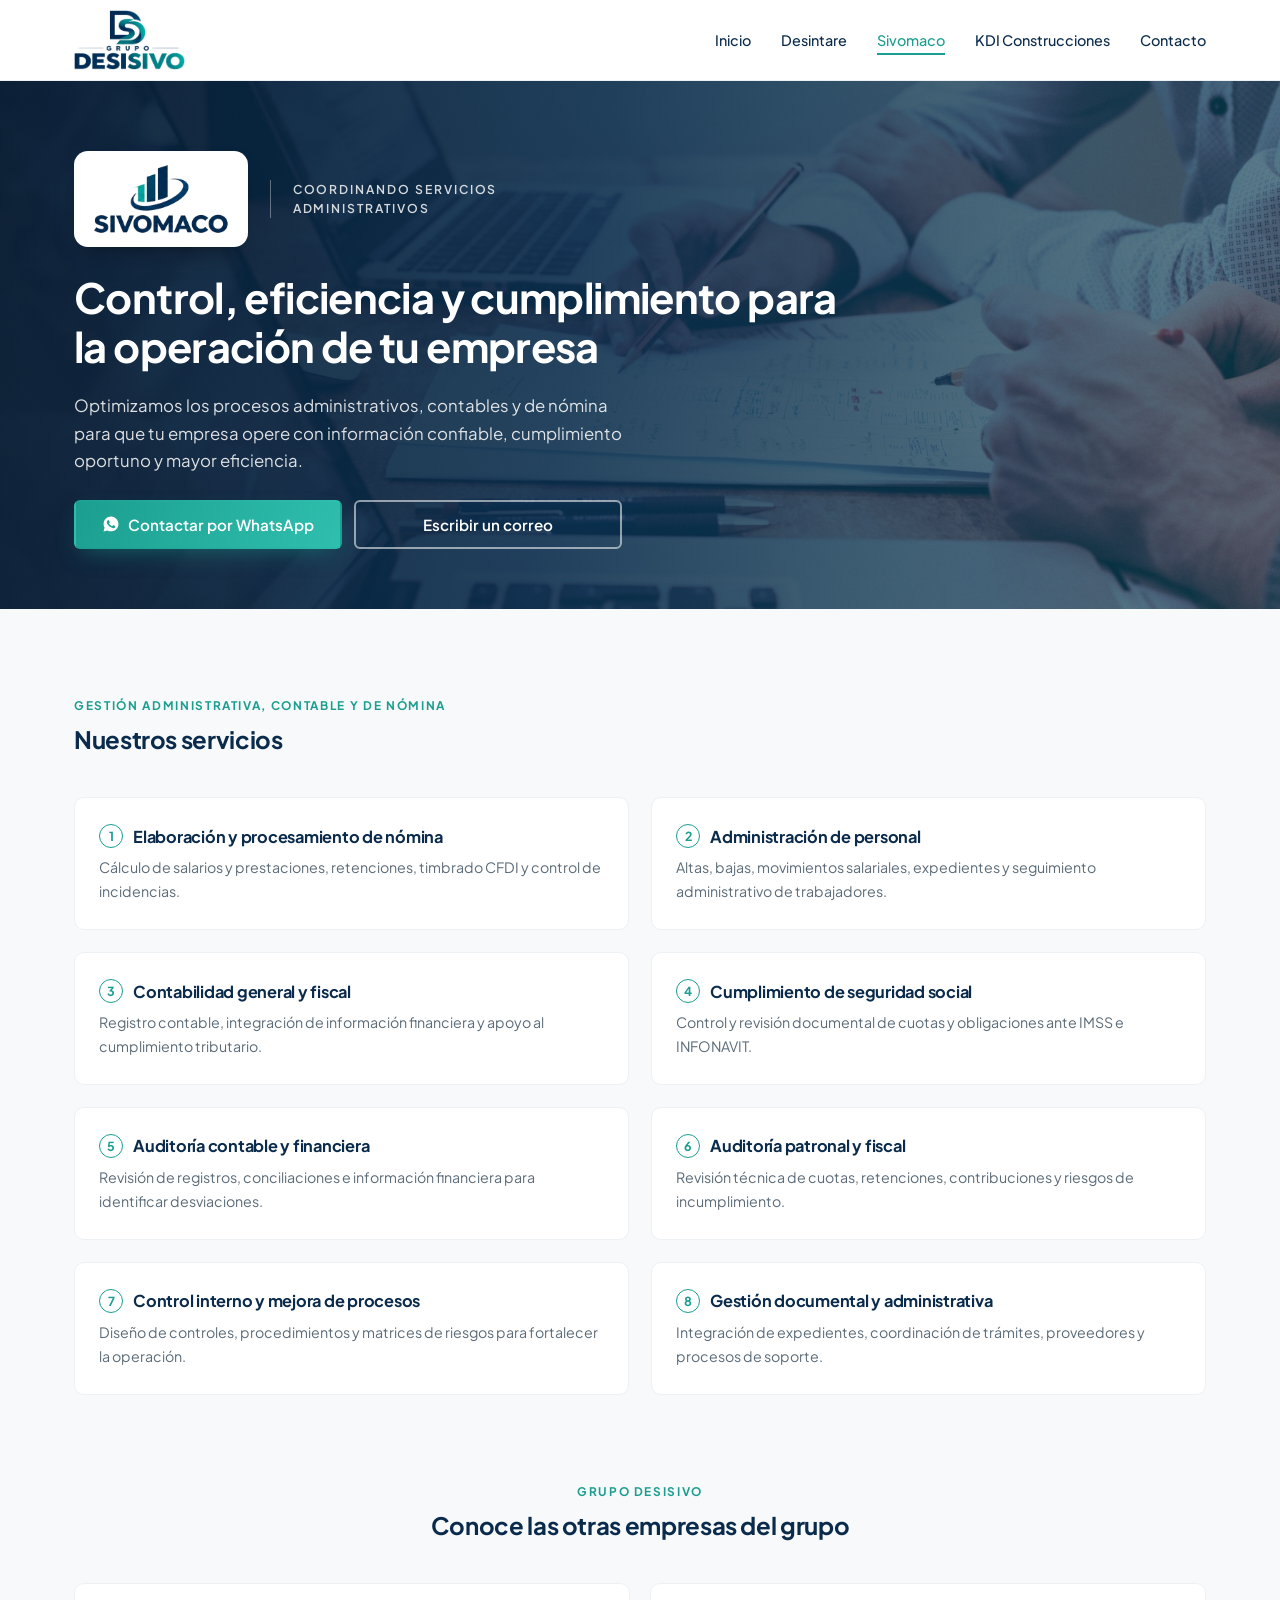
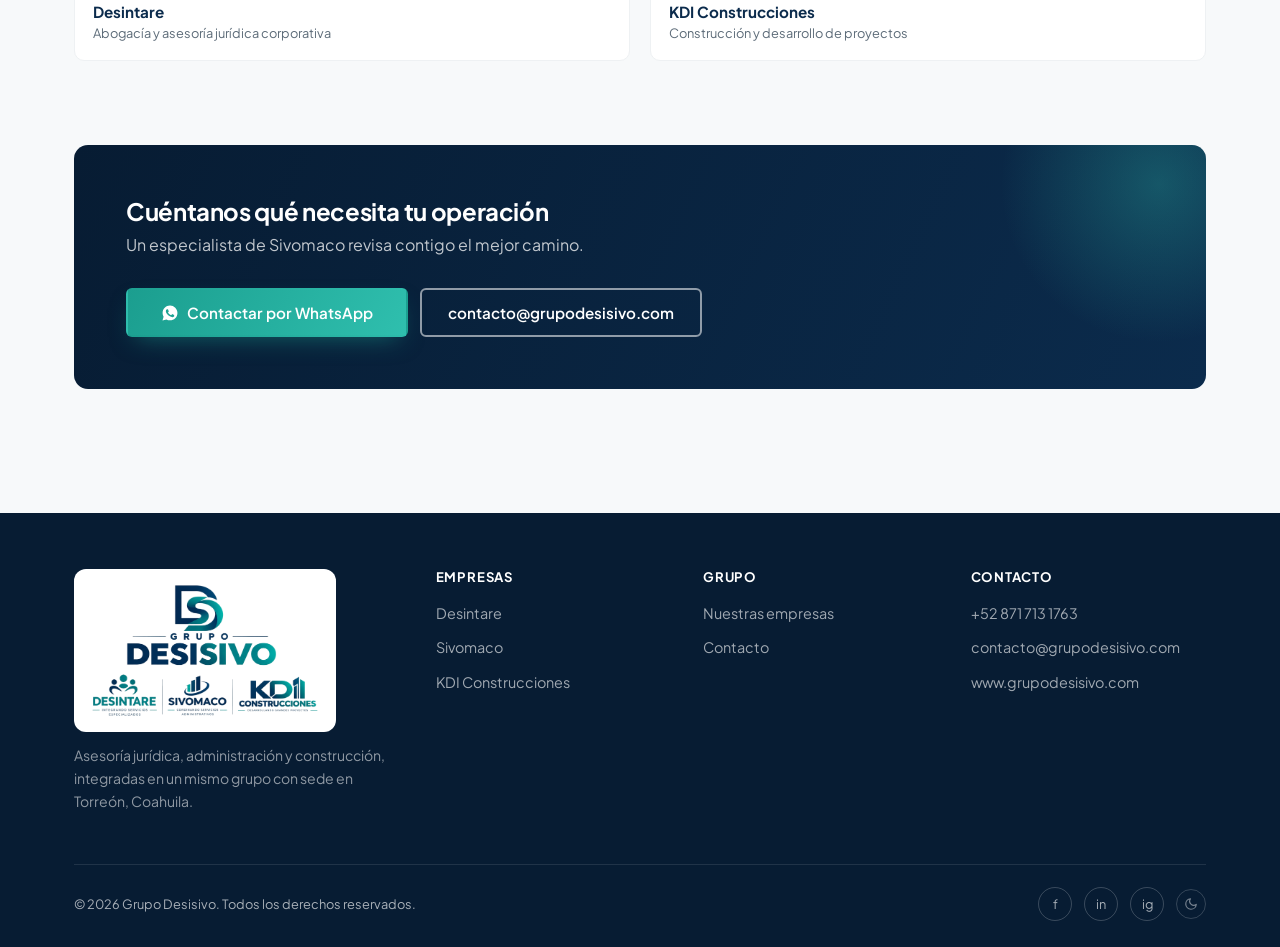
<file: sivomaco.html>
<!doctype html>
<html lang="es">
<head>
<meta charset="UTF-8">
<meta name="viewport" content="width=device-width, initial-scale=1.0, viewport-fit=cover">
<title>Sivomaco | Gestión Administrativa, Contable y de Nómina — Grupo Desisivo</title>
<meta name="description" content="Sivomaco, empresa de Grupo Desisivo: administración de personal y nómina, contabilidad, gestión fiscal y mejora de procesos.">
<link rel="stylesheet" href="assets/css/style.css">
<script>(function(){try{if(localStorage.getItem('gd-theme')==='dark'){document.documentElement.setAttribute('data-theme','dark');}}catch(e){}})();</script>
</head>
<body>

<div class="scroll-progress"></div>

<header class="site-header">
  <div class="wrap header-inner">
    <a href="index.html" class="brand">
      <img src="assets/img/logo-desisivo.png" alt="Grupo Desisivo" class="brand-logo">
    </a>
    <nav class="main-nav">
      <a href="index.html">Inicio</a>
      <a href="desintare.html">Desintare</a>
      <a href="sivomaco.html" class="active">Sivomaco</a>
      <a href="kd1.html">KDI Construcciones</a>
      <a href="index.html#contacto">Contacto</a>
    </nav>
    <button class="menu-toggle" aria-label="Abrir menú"><span></span><span></span><span></span></button>
  </div>
</header>

<section class="company-hero" style="background: linear-gradient(100deg, rgba(7,28,51,.94) 0%, rgba(11,43,76,.88) 45%, rgba(13,51,80,.55) 100%), url('assets/img/sivomaco-admin-hero.jpg') center/cover;">
  <div class="wrap">
    <div class="company-logo-box">
      <img src="assets/img/logo-sivomaco.png" alt="Sivomaco" class="company-logo">
      <span class="company-slogan">Coordinando servicios administrativos</span>
    </div>
    <h1>Control, eficiencia y cumplimiento para la operación de tu empresa</h1>
    <p class="tag">Optimizamos los procesos administrativos, contables y de nómina para que tu empresa opere con información confiable, cumplimiento oportuno y mayor eficiencia.</p>
    <div class="hero-actions">
      <a href="https://wa.me/528712306741" target="_blank" rel="noopener" class="btn btn-primary btn-wa"><svg class="btn-icon" viewBox="0 0 24 24" fill="currentColor" aria-hidden="true"><path d="M12.04 2C6.58 2 2.13 6.44 2.13 11.9c0 1.75.46 3.45 1.32 4.95L2 22l5.26-1.38c1.45.79 3.08 1.21 4.75 1.21h.01c5.46 0 9.9-4.44 9.9-9.9 0-2.64-1.03-5.13-2.9-7A9.82 9.82 0 0 0 12.04 2Zm5.8 14.14c-.24.68-1.4 1.32-1.93 1.4-.5.08-1.11.11-1.79-.11-.41-.13-.94-.3-1.62-.6-2.85-1.23-4.71-4.1-4.85-4.29-.14-.19-1.16-1.54-1.16-2.94s.73-2.09.99-2.38c.26-.28.56-.35.75-.35h.53c.17 0 .4-.06.62.48.24.58.81 2 .88 2.14.07.14.12.31.02.5-.09.19-.14.31-.28.48-.14.16-.29.36-.42.49-.14.14-.28.28-.12.56.16.28.71 1.17 1.53 1.9 1.05.93 1.93 1.22 2.21 1.36.28.14.44.12.6-.07.16-.19.68-.79.86-1.06.18-.27.36-.22.6-.13.24.09 1.55.73 1.82.87.27.14.44.2.51.32.07.13.07.71-.17 1.39Z"/></svg>Contactar por WhatsApp</a>
      <a href="mailto:contacto@grupodesisivo.com" class="btn btn-outline">Escribir un correo</a>
    </div>
  </div>
</section>

<section class="section">
  <div class="wrap">
    <div class="section-head reveal">
      <span class="eyebrow">Gestión administrativa, contable y de nómina</span>
      <h2>Nuestros servicios</h2>
    </div>
    <div class="service-grid reveal">
      <div class="service-card"><h3><span class="num">1</span>Elaboración y procesamiento de nómina</h3><p>Cálculo de salarios y prestaciones, retenciones, timbrado CFDI y control de incidencias.</p></div>
      <div class="service-card"><h3><span class="num">2</span>Administración de personal</h3><p>Altas, bajas, movimientos salariales, expedientes y seguimiento administrativo de trabajadores.</p></div>
      <div class="service-card"><h3><span class="num">3</span>Contabilidad general y fiscal</h3><p>Registro contable, integración de información financiera y apoyo al cumplimiento tributario.</p></div>
      <div class="service-card"><h3><span class="num">4</span>Cumplimiento de seguridad social</h3><p>Control y revisión documental de cuotas y obligaciones ante IMSS e INFONAVIT.</p></div>
      <div class="service-card"><h3><span class="num">5</span>Auditoría contable y financiera</h3><p>Revisión de registros, conciliaciones e información financiera para identificar desviaciones.</p></div>
      <div class="service-card"><h3><span class="num">6</span>Auditoría patronal y fiscal</h3><p>Revisión técnica de cuotas, retenciones, contribuciones y riesgos de incumplimiento.</p></div>
      <div class="service-card"><h3><span class="num">7</span>Control interno y mejora de procesos</h3><p>Diseño de controles, procedimientos y matrices de riesgos para fortalecer la operación.</p></div>
      <div class="service-card"><h3><span class="num">8</span>Gestión documental y administrativa</h3><p>Integración de expedientes, coordinación de trámites, proveedores y procesos de soporte.</p></div>
    </div>
  </div>
</section>

<section class="section" style="padding-top:0;">
  <div class="wrap">
    <div class="section-head center reveal">
      <span class="eyebrow">Grupo Desisivo</span>
      <h2>Conoce las otras empresas del grupo</h2>
    </div>
    <div class="other-companies reveal">
      <a class="mini-card" href="desintare.html">
        <div><b>Desintare</b><span>Abogacía y asesoría jurídica corporativa</span></div>
      </a>
      <a class="mini-card" href="kd1.html">
        <div><b>KDI Construcciones</b><span>Construcción y desarrollo de proyectos</span></div>
      </a>
    </div>
  </div>
</section>

<section class="section" id="contacto" style="padding-top:0;">
  <div class="wrap">
    <div class="cta-band reveal">
      <div>
        <h2>Cuéntanos qué necesita tu operación</h2>
        <p>Un especialista de Sivomaco revisa contigo el mejor camino.</p>
      </div>
      <div class="actions">
        <a href="https://wa.me/528712306741" target="_blank" rel="noopener" class="btn btn-primary btn-wa"><svg class="btn-icon" viewBox="0 0 24 24" fill="currentColor" aria-hidden="true"><path d="M12.04 2C6.58 2 2.13 6.44 2.13 11.9c0 1.75.46 3.45 1.32 4.95L2 22l5.26-1.38c1.45.79 3.08 1.21 4.75 1.21h.01c5.46 0 9.9-4.44 9.9-9.9 0-2.64-1.03-5.13-2.9-7A9.82 9.82 0 0 0 12.04 2Zm5.8 14.14c-.24.68-1.4 1.32-1.93 1.4-.5.08-1.11.11-1.79-.11-.41-.13-.94-.3-1.62-.6-2.85-1.23-4.71-4.1-4.85-4.29-.14-.19-1.16-1.54-1.16-2.94s.73-2.09.99-2.38c.26-.28.56-.35.75-.35h.53c.17 0 .4-.06.62.48.24.58.81 2 .88 2.14.07.14.12.31.02.5-.09.19-.14.31-.28.48-.14.16-.29.36-.42.49-.14.14-.28.28-.12.56.16.28.71 1.17 1.53 1.9 1.05.93 1.93 1.22 2.21 1.36.28.14.44.12.6-.07.16-.19.68-.79.86-1.06.18-.27.36-.22.6-.13.24.09 1.55.73 1.82.87.27.14.44.2.51.32.07.13.07.71-.17 1.39Z"/></svg>Contactar por WhatsApp</a>
        <a href="mailto:contacto@grupodesisivo.com" class="btn btn-outline">contacto@grupodesisivo.com</a>
      </div>
    </div>
  </div>
</section>

<footer class="site-footer">
  <div class="wrap">
    <div class="footer-grid">
      <div class="footer-brand">
        <img src="assets/img/logo-desisivo-composite.png" alt="Grupo Desisivo — Desintare, Sivomaco y KDI Construcciones" class="footer-logo" loading="lazy">
        <p style="margin-top:12px; color:rgba(255,255,255,.55); font-size:.88rem;">Asesoría jurídica, administración y construcción, integradas en un mismo grupo con sede en Torreón, Coahuila.</p>
      </div>
      <div><h4>Empresas</h4><ul><li><a href="desintare.html">Desintare</a></li><li><a href="sivomaco.html">Sivomaco</a></li><li><a href="kd1.html">KDI Construcciones</a></li></ul></div>
      <div><h4>Grupo</h4><ul><li><a href="index.html#empresas">Nuestras empresas</a></li><li><a href="index.html#contacto">Contacto</a></li></ul></div>
      <div><h4>Contacto</h4><ul><li><a href="tel:+528717131763">+52 871 713 1763</a></li><li><a href="mailto:contacto@grupodesisivo.com">contacto@grupodesisivo.com</a></li><li><a href="https://www.grupodesisivo.com" target="_blank" rel="noopener">www.grupodesisivo.com</a></li></ul></div>
    </div>
    <div class="footer-bottom">
      <span>© 2026 Grupo Desisivo. Todos los derechos reservados.</span>
      <div class="socials"><a href="#">f</a><a href="#">in</a><a href="#">ig</a></div>
      <button class="theme-toggle" aria-label="Cambiar entre fondo claro y oscuro" title="Cambiar tema">
        <svg class="icon-moon" viewBox="0 0 24 24" fill="none" stroke="currentColor" stroke-width="2" stroke-linecap="round" stroke-linejoin="round"><path d="M21 12.79A9 9 0 1 1 11.21 3 7 7 0 0 0 21 12.79z"/></svg>
        <svg class="icon-sun" viewBox="0 0 24 24" fill="none" stroke="currentColor" stroke-width="2" stroke-linecap="round" stroke-linejoin="round"><circle cx="12" cy="12" r="4"/><path d="M12 2v2M12 20v2M4.93 4.93l1.41 1.41M17.66 17.66l1.41 1.41M2 12h2M20 12h2M6.34 17.66l-1.41 1.41M19.07 4.93l-1.41 1.41"/></svg>
      </button>
    </div>
  </div>
</footer>

<div class="theme-toast"></div>

<script src="assets/js/main.js"></script>
</body>
</html>
</file>
<file: assets/css/style.css>
/* ==========================================================================
   Grupo Desisivo — hoja de estilos base
   ========================================================================== */

@import url('https://fonts.googleapis.com/css2?family=Plus+Jakarta+Sans:wght@400;500;600;700;800&display=swap');

:root {
  --font: 'Plus Jakarta Sans', -apple-system, BlinkMacSystemFont, 'Segoe UI', Roboto, Arial, sans-serif;
  --navy: #0b2b4c;
  --navy-deep: #071c33;
  --teal: #1b9e8f;
  --teal-light: #2fbfae;
  --teal-pale: #e7f6f3;
  --ink: #16222f;
  --gray: #5c6b78;
  --gray-light: #eef1f3;
  --off-white: #f7f9fa;
  --white: #ffffff;
  --surface: #ffffff;
  --header-bg: rgba(255,255,255,.94);
  --heading: #0b2b4c;
  --shadow: 0 18px 40px -18px rgba(11, 43, 76, 0.35);
  --radius: 10px;
  --maxw: 1180px;
}

/* ---------- modo oscuro ---------- */
:root[data-theme="dark"] {
  --off-white: #0a1420;
  --white: #101d2c;
  --surface: #101d2c;
  --header-bg: rgba(10,20,32,.92);
  --ink: #dbe4ea;
  --gray: #93a4b3;
  --gray-light: #223245;
  --teal-pale: #0e2b28;
  --heading: #f2f6f8;
  --shadow: 0 18px 44px -16px rgba(0,0,0,.65);
}

* { box-sizing: border-box; }
html { scroll-behavior: smooth; overflow-x: clip; }

body {
  margin: 0;
  max-width: 100%;
  /* clip (no hidden) para no romper position:sticky del header */
  overflow-x: clip;
  overflow-wrap: break-word;
  font-family: var(--font);
  color: var(--ink);
  background: var(--off-white);
  -webkit-font-smoothing: antialiased;
  transition: background-color .35s ease, color .35s ease;
}

h1, h2, h3, h4 {
  font-family: var(--font);
  margin: 0 0 .5em;
  color: var(--heading);
  line-height: 1.18;
  /* tracking negativo: da el aire "tipografía a la medida" en títulos grandes */
  letter-spacing: -.015em;
}

p { line-height: 1.65; color: var(--gray); margin: 0 0 1em; }
a { color: inherit; text-decoration: none; }
img { max-width: 100%; display: block; }
ul { padding-left: 1.1em; color: var(--gray); line-height: 1.7; }
li { margin-bottom: .4em; }

.wrap {
  max-width: var(--maxw);
  margin: 0 auto;
  padding: 0 24px;
}

.btn {
  display: inline-flex;
  align-items: center;
  justify-content: center;
  gap: 8px;
  max-width: 100%;
  padding: 13px 26px;
  border-radius: 6px;
  font-family: var(--font);
  font-weight: 600;
  font-size: .95rem;
  line-height: 1.25;
  text-align: center;
  overflow-wrap: anywhere;
  border: 2px solid transparent;
  cursor: pointer;
  transition: transform .18s ease, box-shadow .18s ease, background .18s ease;
}
/* grid de columnas iguales: los botones quedan del mismo ancho y alineados (sin desfase por el icono) */
.hero-actions,
.cta-band .actions {
  display: inline-grid;
  grid-auto-flow: column;
  grid-auto-columns: 1fr;
  gap: 12px;
  align-items: stretch;
  max-width: 100%;
}
.btn:hover { transform: translateY(-2px); }

.btn-primary {
  background: linear-gradient(120deg, var(--teal) 0%, var(--teal-light) 100%);
  color: #fff;
  box-shadow: 0 10px 24px -10px rgba(27, 158, 143, 0.55);
}
.btn-primary:hover { box-shadow: 0 16px 30px -12px rgba(27, 158, 143, 0.65); }

.btn-wa .btn-icon {
  width: 18px;
  height: 18px;
  flex: none;
}

.btn-outline {
  background: transparent;
  border-color: rgba(255,255,255,.55);
  color: #fff;
}
.btn-outline:hover { background: rgba(255,255,255,.12); }

.btn-dark {
  background: var(--navy);
  color: #fff;
}
.btn-dark:hover { background: var(--navy-deep); }

.eyebrow {
  display: inline-block;
  font-family: var(--font);
  font-size: .74rem;
  font-weight: 700;
  letter-spacing: .14em;
  text-transform: uppercase;
  color: var(--teal);
  margin-bottom: 12px;
}

/* ---------- interruptor de modo oscuro (discreto, dentro del footer) ---------- */
.theme-toggle {
  width: 30px;
  height: 30px;
  flex: none;
  border-radius: 50%;
  border: 1px solid rgba(255,255,255,.18);
  background: transparent;
  color: rgba(255,255,255,.45);
  cursor: pointer;
  display: flex;
  align-items: center;
  justify-content: center;
  padding: 0;
  transition: color .25s ease, border-color .25s ease, background-color .25s ease;
}
.theme-toggle svg { width: 14px; height: 14px; }
.theme-toggle:hover,
.theme-toggle:focus-visible {
  color: var(--teal-light);
  border-color: var(--teal);
  background: rgba(47,191,174,.12);
  outline: none;
}
.theme-toggle .icon-sun { display: none; }
:root[data-theme="dark"] .theme-toggle .icon-moon { display: none; }
:root[data-theme="dark"] .theme-toggle .icon-sun { display: block; }

.theme-toast {
  position: fixed;
  left: 50%;
  bottom: 24px;
  z-index: 150;
  background: var(--heading);
  color: var(--off-white);
  font-family: var(--font);
  font-size: .8rem;
  font-weight: 500;
  padding: 10px 18px;
  border-radius: 999px;
  box-shadow: 0 14px 30px -12px rgba(0,0,0,.45);
  opacity: 0;
  transform: translateX(-50%) translateY(10px);
  pointer-events: none;
  white-space: nowrap;
  transition: opacity .25s ease, transform .25s ease;
}
.theme-toast.show { opacity: 1; transform: translateX(-50%) translateY(0); }

/* ---------- menú de opciones de correo ---------- */
.mail-menu {
  position: fixed;
  z-index: 300;
  width: 280px;
  padding: 8px;
  background: var(--surface);
  border: 1px solid var(--gray-light);
  border-radius: 12px;
  box-shadow: 0 22px 48px -18px rgba(7,20,36,.45);
  font-family: var(--font);
}
.mail-menu[hidden] { display: none; }
.mail-menu-title {
  margin: 4px 10px 8px;
  font-size: .78rem;
  color: var(--gray);
  line-height: 1.45;
  overflow-wrap: anywhere;
}
.mail-menu-title b { color: var(--heading); font-weight: 600; }
.mail-menu a,
.mail-menu button {
  display: block;
  width: 100%;
  padding: 11px 12px;
  border: 0;
  border-radius: 8px;
  background: none;
  color: var(--heading);
  font: 600 .88rem/1.3 var(--font);
  text-align: left;
  cursor: pointer;
}
.mail-menu a:hover, .mail-menu a:focus-visible,
.mail-menu button:hover, .mail-menu button:focus-visible {
  background: var(--teal-pale);
  color: var(--teal);
  outline: none;
}
.mail-menu.sheet {
  left: 12px; right: 12px; bottom: 12px; top: auto;
  width: auto;
  padding: 10px;
}
.mail-menu.sheet a, .mail-menu.sheet button { padding: 14px 12px; font-size: .95rem; }

/* ---------- barra de progreso ---------- */
.scroll-progress {
  position: fixed;
  top: 0; left: 0;
  height: 3px;
  width: 0%;
  background: linear-gradient(90deg, var(--teal), var(--teal-light));
  z-index: 200;
  transition: width .1s linear;
}

/* ---------- animaciones al hacer scroll ---------- */
.reveal {
  opacity: 0;
  transform: translateY(28px);
  transition: opacity .7s cubic-bezier(.2,.7,.2,1), transform .7s cubic-bezier(.2,.7,.2,1);
}
.reveal.in-view { opacity: 1; transform: translateY(0); }
.reveal-delay-1.in-view { transition-delay: .1s; }
.reveal-delay-2.in-view { transition-delay: .2s; }
.reveal-delay-3.in-view { transition-delay: .3s; }
.reveal-delay-4.in-view { transition-delay: .4s; }
@media (prefers-reduced-motion: reduce) {
  .reveal { opacity: 1; transform: none; transition: none; }
}

/* ---------- header ---------- */
header.site-header {
  position: sticky;
  top: 0;
  z-index: 100;
  background: var(--header-bg);
  backdrop-filter: blur(8px);
  border-bottom: 1px solid var(--gray-light);
  transition: background-color .35s ease, border-color .35s ease;
}

.header-inner {
  display: flex;
  align-items: center;
  justify-content: space-between;
  min-height: 80px;
  padding: 10px 24px;
}

.brand {
  display: flex;
  align-items: center;
  gap: 12px;
}

/* logo oficial del grupo: variante clara/oscura, se alterna sin JS */
.brand-logo {
  height: 60px;
  width: auto;
  display: block;
}
/* Los logos autorizados nunca se recolorean. En modo oscuro la barra pasa a gris plateado
   (redefiniendo las variables solo dentro del header) para que el navy y el turquesa
   originales del logo resalten; el logo no cambia de tamaño ni de posición entre temas. */
:root[data-theme="dark"] header.site-header {
  --header-bg: rgba(228,233,238,.97);
  --surface: #e4e9ee;
  --heading: #0b2b4c;
  --gray-light: #cdd5dd;
  --teal-pale: #d2ebe6;
  box-shadow: 0 10px 26px -18px rgba(0,0,0,.7);
}

.brand-mark {
  width: 42px;
  height: 42px;
  flex: none;
}

.brand-text {
  display: flex;
  flex-direction: column;
  justify-content: center;
}
.brand-text .grupo {
  font-family: var(--font);
  font-size: .62rem;
  line-height: 1.4;
  letter-spacing: .22em;
  font-weight: 600;
  color: var(--gray);
}
.brand-text .desisivo {
  font-family: var(--font);
  font-size: 1.28rem;
  /* line-height amplio: con background-clip:text un line-height corto recorta las letras */
  line-height: 1.3;
  font-weight: 800;
  background: linear-gradient(100deg, var(--navy) 15%, var(--teal) 85%);
  -webkit-background-clip: text;
  background-clip: text;
  color: transparent;
  letter-spacing: .01em;
}
:root[data-theme="dark"] .brand-text .desisivo {
  background: linear-gradient(100deg, #6fd8c8 5%, var(--teal-light) 95%);
  -webkit-background-clip: text;
  background-clip: text;
}
:root[data-theme="dark"] .brand-text .grupo { color: #b7c3cd; }

nav.main-nav {
  display: flex;
  align-items: center;
  gap: 30px;
}
nav.main-nav a {
  font-family: var(--font);
  font-size: .9rem;
  font-weight: 500;
  color: var(--heading);
  position: relative;
  padding: 6px 0;
}
nav.main-nav a::after {
  content: '';
  position: absolute;
  left: 0; bottom: 0;
  width: 0; height: 2px;
  background: var(--teal);
  transition: width .2s ease;
}
nav.main-nav a:hover::after,
nav.main-nav a.active::after { width: 100%; }
nav.main-nav a.active { color: var(--teal); }

.menu-toggle {
  display: none;
  background: none;
  border: none;
  cursor: pointer;
  padding: 6px;
}
.menu-toggle.open span:nth-child(1) { transform: translateY(7px) rotate(45deg); }
.menu-toggle.open span:nth-child(2) { opacity: 0; }
.menu-toggle.open span:nth-child(3) { transform: translateY(-7px) rotate(-45deg); }
.menu-toggle span {
  display: block;
  width: 24px;
  height: 2px;
  background: var(--heading);
  margin: 5px 0;
  transition: transform .22s ease, opacity .18s ease;
}

/* ---------- hero carousel ---------- */
.hero-carousel {
  position: relative;
  /* contiene los z-index de las slides para que no compitan con el menú */
  isolation: isolate;
  height: min(78vh, 640px);
  min-height: 460px;
  overflow: hidden;
  background: var(--navy-deep);
}
.hero-slide {
  position: absolute;
  inset: 0;
  opacity: 0;
  visibility: hidden;
  transition: opacity .7s ease;
  display: flex;
  align-items: center;
}
.hero-slide.active { opacity: 1; visibility: visible; z-index: 1; }
.hero-slide img.slide-bg {
  position: absolute;
  inset: 0;
  width: 100%;
  height: 100%;
  object-fit: cover;
  z-index: -2;
}
.hero-slide::before {
  content: '';
  position: absolute;
  inset: 0;
  background: linear-gradient(100deg, rgba(7,20,36,.92) 0%, rgba(7,20,36,.72) 38%, rgba(7,20,36,.12) 68%, rgba(7,20,36,0) 85%);
  z-index: -1;
}
.hero-slide .wrap { width: 100%; }
.hero-content {
  max-width: 560px;
  color: #fff;
}
.hero-content .eyebrow-line {
  display: flex;
  align-items: center;
  gap: 10px;
  margin-bottom: 18px;
}
.hero-content .eyebrow-line .bar { width: 34px; height: 3px; background: var(--teal-light); border-radius: 2px; }
.hero-content .eyebrow-line span {
  font-family: var(--font);
  font-size: .74rem;
  font-weight: 700;
  letter-spacing: .16em;
  text-transform: uppercase;
  color: var(--teal-light);
}
.hero-content h1 {
  color: #fff;
  font-size: clamp(2rem, 3.6vw, 2.9rem);
  font-weight: 700;
  margin-bottom: .4em;
}
.hero-content h1 strong {
  color: var(--teal-light);
  font-weight: 700;
}
.hero-content p.lead {
  color: rgba(255,255,255,.85);
  font-size: 1.05rem;
  max-width: 480px;
  margin-bottom: 30px;
}

.hero-controls {
  position: absolute;
  left: 0; right: 0; bottom: 26px;
  z-index: 5;
  display: flex;
  align-items: center;
  justify-content: space-between;
}
.hero-controls .wrap {
  display: flex;
  align-items: center;
  justify-content: space-between;
  width: 100%;
}
.hero-dots { display: flex; gap: 9px; }
.hero-dots button {
  width: 9px; height: 9px;
  border-radius: 50%;
  border: none;
  background: rgba(255,255,255,.4);
  cursor: pointer;
  padding: 0;
  transition: background .2s ease, transform .2s ease;
}
.hero-dots button.active { background: var(--teal-light); transform: scale(1.3); }
.hero-arrows { display: flex; gap: 10px; }
.hero-arrows button {
  width: 38px; height: 38px;
  border-radius: 50%;
  border: 1px solid rgba(255,255,255,.35);
  background: rgba(255,255,255,.08);
  color: #fff;
  cursor: pointer;
  display: flex; align-items: center; justify-content: center;
  font-size: 1rem;
  transition: background .2s ease;
}
.hero-arrows button:hover { background: rgba(255,255,255,.2); }

.trust-strip {
  background: var(--surface);
  border-bottom: 1px solid var(--gray-light);
  transition: background-color .35s ease;
}
.trust-strip .wrap {
  display: flex;
  flex-wrap: wrap;
  gap: 36px;
  justify-content: space-between;
  padding: 26px 24px;
}
.trust-strip .stat { text-align: left; }
.trust-strip .stat b {
  display: block;
  font-family: var(--font);
  font-size: 1.5rem;
  color: var(--heading);
}
.trust-strip .stat span { font-size: .8rem; color: var(--gray); }
.trust-strip .stat-link span { color: var(--teal); font-weight: 600; }
.trust-strip .stat-link:hover span { text-decoration: underline; }

/* ---------- section titles ---------- */
.section {
  padding: 84px 0;
}
.section-head {
  max-width: 620px;
  margin-bottom: 44px;
}
.section-head.center { margin-left: auto; margin-right: auto; text-align: center; }

/* ---------- empresa cards (portada, estilo tarjeta Multiva) ---------- */
.company-grid {
  display: grid;
  grid-template-columns: repeat(3, 1fr);
  gap: 26px;
}
.company-card {
  position: relative;
  border-radius: var(--radius);
  overflow: hidden;
  background: var(--surface);
  box-shadow: 0 2px 10px -4px rgba(11,43,76,.15);
  border: 1px solid var(--gray-light);
  transition: box-shadow .25s ease, transform .25s ease, background-color .35s ease;
  display: flex;
  flex-direction: column;
}
.company-card:hover { box-shadow: var(--shadow); transform: translateY(-4px); }

.company-card .card-photo {
  position: relative;
  height: 260px;
  overflow: hidden;
}
.company-card .card-photo img {
  width: 100%; height: 100%;
  object-fit: cover;
  transition: transform .55s ease;
}
.company-card:hover .card-photo img { transform: scale(1.07); }
.company-card .card-photo .logo-chip {
  position: absolute;
  top: 16px; left: 16px;
  background: rgba(255,255,255,.94);
  border-radius: 8px;
  padding: 8px 10px;
  display: flex;
  align-items: center;
  box-shadow: 0 6px 16px -8px rgba(0,0,0,.35);
}
.company-card .card-photo .logo-chip svg,
.company-card .card-photo .logo-chip img { width: 26px; height: 26px; }

.company-card .card-body {
  position: relative;
  padding: 24px 24px 26px;
  flex: 1;
  display: flex;
  flex-direction: column;
  color: #fff;
}
.company-card h3 {
  color: #fff;
  font-size: 1.28rem;
  margin-bottom: 6px;
}
.company-card p.slogan {
  color: rgba(255,255,255,.82);
  font-size: .9rem;
  margin-bottom: 18px;
  flex: 1;
}
.company-card .card-link {
  font-family: var(--font);
  font-size: .84rem;
  font-weight: 600;
  color: #fff;
  display: inline-flex;
  align-items: center;
  gap: 8px;
  width: fit-content;
  border-bottom: 1px solid rgba(255,255,255,.4);
  padding-bottom: 3px;
  transition: gap .18s ease, border-color .18s ease;
}
.company-card:hover .card-link { gap: 12px; border-color: #fff; }

/* franja de color por empresa (tomado de sus logos) */
.company-card.desintare .card-body { background: linear-gradient(120deg, #17847a, #1b9e8f); }
.company-card.sivomaco .card-body { background: linear-gradient(120deg, #0b2b4c, #123a63); }
.company-card.kd1 .card-body { background: linear-gradient(120deg, #0b2b4c, #135c53); }

/* ---------- feature list (2 col) ---------- */
.split {
  display: grid;
  grid-template-columns: 1.1fr .9fr;
  gap: 60px;
  align-items: center;
}
.feature-list { list-style: none; padding: 0; margin: 0; }
.feature-list li {
  display: flex;
  gap: 14px;
  padding: 16px 0;
  border-bottom: 1px solid var(--gray-light);
  color: var(--ink);
}
.feature-list li:last-child { border-bottom: none; }
.feature-list li .dot {
  flex: none;
  width: 26px;
  height: 26px;
  border-radius: 50%;
  background: var(--teal-pale);
  color: var(--teal);
  display: flex;
  align-items: center;
  justify-content: center;
  font-size: .8rem;
  font-weight: 700;
  margin-top: 2px;
}
.feature-list li div b { display: block; color: var(--heading); font-family: var(--font); font-size: .98rem; }
.feature-list li div span { color: var(--gray); font-size: .9rem; }

.media-card {
  border-radius: var(--radius);
  overflow: hidden;
  box-shadow: var(--shadow);
  position: relative;
}
.media-card img { width: 100%; height: 420px; object-fit: cover; }

/* ---------- servicios especializados (REPSE) ---------- */
.specialized { background: var(--surface); transition: background-color .35s ease; }
.specialized-grid {
  display: grid;
  grid-template-columns: repeat(4, 1fr);
  gap: 22px;
}
.spec-card {
  display: flex;
  flex-direction: column;
  padding: 26px 22px 22px;
  border-radius: var(--radius);
  border: 1px solid var(--gray-light);
  border-top: 3px solid var(--teal);
  background: var(--off-white);
  transition: box-shadow .2s ease, transform .2s ease, background-color .35s ease;
}
.spec-card:hover { box-shadow: var(--shadow); transform: translateY(-3px); }
.spec-code {
  align-self: flex-start;
  margin-bottom: 14px;
  padding: 4px 10px;
  border-radius: 999px;
  background: var(--teal-pale);
  color: var(--teal);
  font-size: .72rem;
  font-weight: 700;
  letter-spacing: .1em;
}
.spec-card h3 { font-size: 1.02rem; margin-bottom: 8px; }
.spec-card p { font-size: .88rem; flex: 1; margin-bottom: 16px; }
.spec-owner {
  font-size: .82rem;
  font-weight: 600;
  color: var(--teal);
  align-self: flex-start;
  border-bottom: 1px solid currentColor;
  padding-bottom: 2px;
}

/* ---------- proceso / cómo trabajamos ---------- */
.process-band {
  background: var(--navy-deep);
  color: #fff;
  position: relative;
  overflow: hidden;
}
.process-band::before {
  content: '';
  position: absolute;
  right: -10%; top: -20%;
  width: 480px; height: 480px;
  border-radius: 50%;
  background: radial-gradient(circle, rgba(47,191,174,.16), transparent 70%);
  pointer-events: none;
}
.process-grid {
  display: grid;
  grid-template-columns: repeat(4, 1fr);
  gap: 28px;
  position: relative;
  z-index: 1;
}
.process-step {
  padding: 28px 22px;
  border-radius: var(--radius);
  background: rgba(255,255,255,.04);
  border: 1px solid rgba(255,255,255,.09);
}
.process-step .step-num {
  font-family: var(--font);
  font-weight: 800;
  font-size: 2rem;
  line-height: 1.3;
  background: linear-gradient(100deg, var(--teal-light), #7fe6d6);
  -webkit-background-clip: text;
  background-clip: text;
  color: transparent;
  margin-bottom: 10px;
}
.process-step h4 { color: #fff; font-size: 1.02rem; margin-bottom: 6px; }
.process-step p { color: rgba(255,255,255,.62); font-size: .87rem; margin: 0; }

/* ---------- showcase: par de imágenes + tarjeta overlay (estilo "fondos de inversión") ---------- */
.showcase {
  position: relative;
  display: grid;
  grid-template-columns: 1fr 1fr;
  gap: 4px;
  border-radius: 14px;
  overflow: hidden;
  box-shadow: var(--shadow);
}
.showcase img {
  width: 100%;
  height: 380px;
  object-fit: cover;
  filter: saturate(1.05);
}
.showcase-overlay {
  position: absolute;
  top: 50%; left: 50%;
  transform: translate(-50%, -50%);
  z-index: 3;
  background: linear-gradient(135deg, #0b2b4c 0%, #12457a 55%, #1b6fae 100%);
  color: #fff;
  padding: 38px 42px;
  border-radius: 12px;
  width: min(84%, 480px);
  text-align: center;
  box-shadow: 0 24px 50px -18px rgba(7,20,36,.65);
  border: 1px solid rgba(255,255,255,.08);
}
.showcase-overlay h3 { color: #fff; font-size: 1.5rem; margin-bottom: 10px; }
.showcase-overlay p { color: rgba(255,255,255,.9); margin-bottom: 22px; }
.showcase-overlay .btn { background: #fff; color: var(--navy-deep); }
.showcase-overlay .btn:hover { background: rgba(255,255,255,.9); }

/* ---------- composite brand showcase ---------- */
.brand-composite {
  display: flex;
  justify-content: center;
  margin: 8px auto 44px;
  padding: 24px 16px;
  max-width: 760px;
}
.brand-composite img {
  width: 100%;
  max-width: 640px;
  height: auto;
}
/* en modo oscuro el contenedor se vuelve placa blanca: el logo conserva sus colores originales */
:root[data-theme="dark"] .brand-composite {
  max-width: 700px;
  background: #fff;
  border-radius: 18px;
  box-shadow: 0 20px 44px -22px rgba(0,0,0,.7);
}
@media (max-width: 760px) {
  .brand-composite { margin: 4px auto 28px; padding: 12px 8px; }
}

/* ---------- logos de clientes ---------- */
.clients-band {
  background: var(--surface);
  transition: background-color .35s ease;
}
/* filas centradas: se ve completa con 2 logos y crece sola al agregar más */
.client-row {
  display: flex;
  flex-wrap: wrap;
  justify-content: center;
  gap: 24px;
  max-width: 1080px;
  margin: 0 auto;
}
.client-tile {
  flex: 0 1 300px;
  margin: 0;
  border-radius: 14px;
  overflow: hidden;
  border: 1px solid var(--gray-light);
  background: var(--surface);
  box-shadow: 0 2px 10px -4px rgba(11,43,76,.15);
  transition: box-shadow .25s ease, transform .25s ease;
}
.client-tile:hover { box-shadow: var(--shadow); transform: translateY(-4px); }
/* el área del logo usa el fondo original de cada marca: sus colores nunca se alteran */
.client-tile-logo {
  height: 170px;
  display: flex;
  align-items: center;
  justify-content: center;
  padding: 22px 28px;
}
.client-tile.on-light .client-tile-logo { background: #ffffff; }
.client-tile.on-navy .client-tile-logo { background: #142f4c; }
.client-tile-logo img {
  max-width: 100%;
  max-height: 100%;
  object-fit: contain;
  transition: transform .35s ease;
}
.client-tile:hover .client-tile-logo img { transform: scale(1.04); }
.client-tile figcaption {
  padding: 14px 18px 16px;
  border-top: 1px solid var(--gray-light);
  display: flex;
  flex-direction: column;
  gap: 2px;
}
.client-tile figcaption b { color: var(--heading); font-size: .95rem; }
.client-tile figcaption span { color: var(--gray); font-size: .8rem; }

/* ---------- panel oscuro contacto ---------- */
.cta-band {
  background: linear-gradient(115deg, var(--navy-deep), var(--navy));
  color: #fff;
  border-radius: 14px;
  padding: 52px;
  display: flex;
  align-items: center;
  justify-content: space-between;
  gap: 30px;
  flex-wrap: wrap;
  position: relative;
  overflow: hidden;
}
.cta-band::after {
  content: '';
  position: absolute;
  right: -10%; top: -50%;
  width: 320px; height: 320px;
  border-radius: 50%;
  background: radial-gradient(circle, rgba(47,191,174,.3), transparent 70%);
}
.cta-band h2 { color: #fff; margin-bottom: 6px; position: relative; z-index: 1;}
.cta-band p { color: rgba(255,255,255,.75); margin: 0; position: relative; z-index: 1;}
.cta-band .actions { position: relative; z-index: 1; }

/* ---------- footer ---------- */
footer.site-footer {
  background: var(--navy-deep);
  color: rgba(255,255,255,.65);
  padding: 56px 0 26px;
  margin-top: 40px;
}
.footer-grid {
  display: grid;
  grid-template-columns: 1.4fr 1fr 1fr 1fr;
  gap: 32px;
  padding-bottom: 36px;
  border-bottom: 1px solid rgba(255,255,255,.1);
}
.footer-grid h4 {
  color: #fff;
  font-size: .82rem;
  letter-spacing: .06em;
  text-transform: uppercase;
  margin-bottom: 16px;
}
.footer-grid ul { list-style: none; padding: 0; margin: 0; }
.footer-grid li { margin-bottom: 10px; font-size: .9rem; color: rgba(255,255,255,.62); }
.footer-grid a { color: rgba(255,255,255,.62); font-size: .9rem; overflow-wrap: anywhere; }
.footer-grid a:hover { color: var(--teal-light); }
/* el footer siempre es oscuro: logo autorizado en placa blanca */
.footer-logo {
  width: 100%;
  max-width: 262px;
  height: auto;
  display: block;
  padding: 14px 16px;
  background: #fff;
  border-radius: 12px;
}
.footer-bottom {
  display: flex;
  justify-content: space-between;
  align-items: center;
  flex-wrap: wrap;
  gap: 12px;
  padding-top: 22px;
  font-size: .8rem;
}
.socials { display: flex; gap: 12px; margin-left: auto; }
.socials a {
  width: 34px; height: 34px;
  border-radius: 50%;
  border: 1px solid rgba(255,255,255,.2);
  display: flex; align-items: center; justify-content: center;
}
.socials a:hover { background: var(--teal); border-color: var(--teal); }

/* ---------- página de empresa individual ---------- */
.company-hero {
  padding: 70px 0 60px;
  color: #fff;
  position: relative;
  overflow: hidden;
}
.company-hero .wrap { position: relative; z-index: 2; }
.company-hero .company-logo-box {
  display: flex;
  align-items: center;
  flex-wrap: wrap;
  gap: 22px;
  margin-bottom: 26px;
}
/* el hero siempre es oscuro: logo autorizado en sus colores originales sobre placa blanca */
.company-hero .company-logo {
  height: 72px;
  width: auto;
  box-sizing: content-box;
  padding: 12px 18px;
  background: #fff;
  border-radius: 14px;
  box-shadow: 0 14px 30px -16px rgba(0,0,0,.6);
}
/* eslogan con el mismo tratamiento del lockup autorizado: mayúsculas espaciadas tras un divisor */
.company-hero .company-slogan {
  color: rgba(255,255,255,.82);
  font-size: .76rem;
  font-weight: 600;
  letter-spacing: .16em;
  text-transform: uppercase;
  padding-left: 22px;
  border-left: 1px solid rgba(255,255,255,.35);
  line-height: 1.6;
  max-width: 230px;
}
.company-hero h1 { color: #fff; font-size: clamp(1.9rem, 3.4vw, 2.6rem); max-width: 780px; }
.company-hero .eyebrow { color: var(--teal-light); }
.company-hero .hero-actions { margin-top: 8px; }

/* catálogo detallado (KDI): especialidad + subservicios */
.service-grid.detailed { align-items: start; }
.service-card .service-intro { margin-bottom: 14px; }
.service-list {
  list-style: none;
  padding: 0;
  margin: 0;
  border-top: 1px solid var(--gray-light);
}
.service-list li {
  position: relative;
  padding: 11px 0 11px 18px;
  margin: 0;
  border-bottom: 1px solid var(--gray-light);
  font-size: .87rem;
  line-height: 1.55;
  color: var(--gray);
}
.service-list li:last-child { border-bottom: none; padding-bottom: 0; }
.service-list li::before {
  content: '';
  position: absolute;
  left: 2px; top: 19px;
  width: 6px; height: 6px;
  border-radius: 50%;
  background: var(--teal);
}
.service-list li b { color: var(--heading); font-weight: 600; }
.specialty-chips {
  display: flex;
  flex-wrap: wrap;
  gap: 10px;
  margin: 0 0 34px;
  padding: 0;
  list-style: none;
}
.specialty-chips li { margin: 0; }
.specialty-chips a {
  display: inline-block;
  padding: 8px 16px;
  border-radius: 999px;
  border: 1px solid var(--gray-light);
  background: var(--surface);
  color: var(--heading);
  font-size: .84rem;
  font-weight: 600;
  transition: border-color .2s ease, color .2s ease;
}
.specialty-chips a:hover { border-color: var(--teal); color: var(--teal); }
.service-card[id] { scroll-margin-top: 100px; }
.company-hero p.tag { color: rgba(255,255,255,.85); font-size: 1.05rem; max-width: 560px; }

.breadcrumb {
  font-size: .82rem;
  color: rgba(255,255,255,.6);
  margin-bottom: 18px;
}
.breadcrumb a { color: rgba(255,255,255,.85); }
.breadcrumb a:hover { color: var(--teal-light); }

.service-grid {
  display: grid;
  grid-template-columns: repeat(2, 1fr);
  gap: 22px;
}
.service-card {
  background: var(--surface);
  border: 1px solid var(--gray-light);
  border-radius: var(--radius);
  padding: 26px 24px;
  transition: box-shadow .2s ease, transform .2s ease, background-color .35s ease;
}
.service-card:hover { box-shadow: var(--shadow); transform: translateY(-3px); }
.service-card h3 {
  font-size: 1.02rem;
  display: flex;
  align-items: center;
  gap: 10px;
  margin-bottom: 8px;
}
.service-card h3 .num {
  font-family: var(--font);
  font-size: .78rem;
  color: var(--teal);
  border: 1px solid var(--teal);
  border-radius: 50%;
  width: 24px; height: 24px;
  display: flex; align-items: center; justify-content: center;
  flex: none;
}
.service-card p { font-size: .89rem; margin-bottom: 0; }

.other-companies {
  display: grid;
  grid-template-columns: repeat(2, 1fr);
  gap: 20px;
}
.mini-card {
  display: flex;
  align-items: center;
  gap: 14px;
  background: var(--surface);
  border-radius: var(--radius);
  border: 1px solid var(--gray-light);
  padding: 18px;
  transition: transform .18s ease, box-shadow .18s ease, background-color .35s ease;
}
.mini-card:hover { transform: translateY(-2px); box-shadow: var(--shadow); }
.mini-card img { width: 46px; height: 46px; object-fit: contain; }
.mini-card b { display: block; color: var(--heading); font-family: var(--font); font-size: .95rem; }
.mini-card span { font-size: .8rem; color: var(--gray); }

/* ---------- responsive ---------- */

/* tablets */
@media (max-width: 980px) {
  .wrap { padding: 0 20px; }
  .section { padding: 64px 0; }
  .company-grid { grid-template-columns: 1fr; max-width: 460px; margin: 0 auto; }
  .split { grid-template-columns: 1fr; gap: 36px; }
  .footer-grid { grid-template-columns: 1fr 1fr; }
  .service-grid { grid-template-columns: 1fr; max-width: 560px; margin: 0 auto; }
  .other-companies { grid-template-columns: 1fr; max-width: 460px; margin: 0 auto; }
  .showcase { grid-template-columns: 1fr; }
  .showcase img:nth-of-type(2) { display: none; }
  .showcase img { height: 300px; }
  .showcase-overlay { position: static; transform: none; width: 100%; border-radius: 0; }
  .process-grid { grid-template-columns: 1fr 1fr; }
  .specialized-grid { grid-template-columns: 1fr 1fr; }
}

/* teléfonos */
@media (max-width: 760px) {
  .wrap { padding: 0 18px; }

  /* header */
  .header-inner { min-height: 60px; padding: 8px 18px; }
  .brand-logo { height: 44px; }
  .brand-mark { width: 36px; height: 36px; }
  .brand-text .desisivo { font-size: 1.08rem; }
  .brand-text .grupo { font-size: .56rem; letter-spacing: .18em; }
  .menu-toggle { padding: 10px 6px; }

  /* logo de empresa en su pagina */
  .company-hero .company-logo { height: 52px; padding: 9px 13px; border-radius: 12px; }
  .company-hero .company-slogan { font-size: .68rem; padding-left: 14px; max-width: 170px; }

  /* menú desplegable anclado al header.
     absolute + top:100% se resuelve contra el header (sticky), así que no
     depende de su altura exacta ni del backdrop-filter. */
  nav.main-nav {
    position: absolute;
    top: 100%;
    left: 0; right: 0;
    max-height: 78vh;
    overflow-y: auto;
    background: var(--surface);
    flex-direction: column;
    align-items: stretch;
    padding: 6px 0 10px;
    gap: 0;
    box-shadow: 0 16px 30px -12px rgba(0,0,0,.25);
    border-bottom: 1px solid var(--gray-light);
    visibility: hidden;
    opacity: 0;
    transform: translateY(-8px);
    pointer-events: none;
    transition: opacity .22s ease, transform .22s ease, visibility .22s ease;
  }
  nav.main-nav.open {
    visibility: visible;
    opacity: 1;
    transform: none;
    pointer-events: auto;
  }
  nav.main-nav a {
    padding: 15px 22px;
    border-bottom: 1px solid var(--gray-light);
    font-size: 1rem;
  }
  nav.main-nav a:last-child { border-bottom: none; }
  nav.main-nav a::after { display: none; }
  nav.main-nav a.active { color: var(--teal); background: var(--teal-pale); }
  .menu-toggle { display: block; }

  /* hero */
  .hero-carousel { height: 86vh; min-height: 460px; max-height: 680px; }
  .btn { padding: 12px 22px; font-size: .9rem; }
  .hero-slide::before {
    background: linear-gradient(180deg, rgba(7,20,36,.55) 0%, rgba(7,20,36,.55) 40%, rgba(7,20,36,.94) 100%),
                linear-gradient(100deg, rgba(7,20,36,.85) 0%, rgba(7,20,36,.4) 70%);
  }
  .hero-content { max-width: 100%; }
  .hero-content h1 { font-size: clamp(1.7rem, 7vw, 2.1rem); }
  .hero-content p.lead { font-size: .95rem; margin-bottom: 24px; }
  .hero-actions,
  .cta-band .actions { display: grid; grid-auto-flow: row; width: 100%; gap: 12px; }
  .hero-actions { margin-top: 24px; }
  .hero-controls { bottom: 16px; }
  .hero-arrows { display: none; }

  /* franja de cifras: grid 2x2 simétrico */
  .trust-strip .wrap {
    display: grid;
    grid-template-columns: 1fr 1fr;
    gap: 24px 16px;
    padding: 22px 18px;
  }
  .trust-strip .stat { text-align: center; }
  .trust-strip .stat b { font-size: 1.3rem; }
  .trust-strip .stat span { font-size: .74rem; }

  .section { padding: 52px 0; }
  .section-head { margin-bottom: 30px; }
  .section-head h2 { font-size: 1.5rem; }

  /* tarjetas de empresa */
  .company-grid { gap: 20px; }
  .company-card .card-photo { height: 200px; }
  .company-card .card-body { padding: 20px 20px 22px; }
  .company-card h3 { font-size: 1.14rem; }

  .feature-list li { padding: 14px 0; }

  .media-card img { height: 260px; }

  /* proceso */
  .process-grid { grid-template-columns: 1fr; gap: 16px; }
  .client-row { gap: 16px; }
  .client-tile { flex-basis: 100%; max-width: 360px; }
  .client-tile-logo { height: 150px; }
  .specialized-grid { grid-template-columns: 1fr; gap: 16px; }
  .process-step { padding: 22px 20px; }
  .process-step .step-num { font-size: 1.6rem; }

  /* showcase */
  .showcase img { height: 220px; }
  .showcase-overlay { padding: 28px 22px; }
  .showcase-overlay h3 { font-size: 1.22rem; }

  /* cta */
  .cta-band { padding: 30px 22px; flex-direction: column; align-items: stretch; text-align: center; border-radius: 12px; }

  /* footer */
  .footer-grid { grid-template-columns: 1fr; gap: 28px; text-align: left; }
  .footer-bottom { flex-direction: column; text-align: center; gap: 16px; }
  .socials { justify-content: center; margin-left: 0; }

  /* páginas de empresa */
  .company-hero { padding: 48px 0 44px; }
  .company-hero .company-logo-box { gap: 12px; }
  .company-hero h1 { font-size: clamp(1.5rem, 6.5vw, 2rem); }
  .company-hero p.tag { font-size: .95rem; }
  .specialty-chips { gap: 8px; margin-bottom: 26px; }
  .specialty-chips a { padding: 7px 13px; font-size: .8rem; }

  .service-card { padding: 20px 18px; }
  .service-card h3 { font-size: .96rem; }

  .mini-card { padding: 16px; }

  .theme-toast { bottom: 18px; font-size: .76rem; padding: 9px 16px; }
}

/* pantallas de poca altura (landscape, dispositivos chicos) */
@media (max-width: 760px) and (max-height: 600px) {
  .hero-carousel { height: 100vh; min-height: 380px; max-height: 560px; }
  .hero-content p.lead { margin-bottom: 16px; }
  .hero-actions { margin-top: 14px; }
}

/* teléfonos pequeños */
@media (max-width: 400px) {
  .wrap { padding: 0 16px; }
  .hero-content h1 { font-size: 1.55rem; }
  .trust-strip .wrap { grid-template-columns: 1fr 1fr; gap: 18px 12px; }
  .btn { padding: 12px 20px; font-size: .9rem; }
}
</file>
